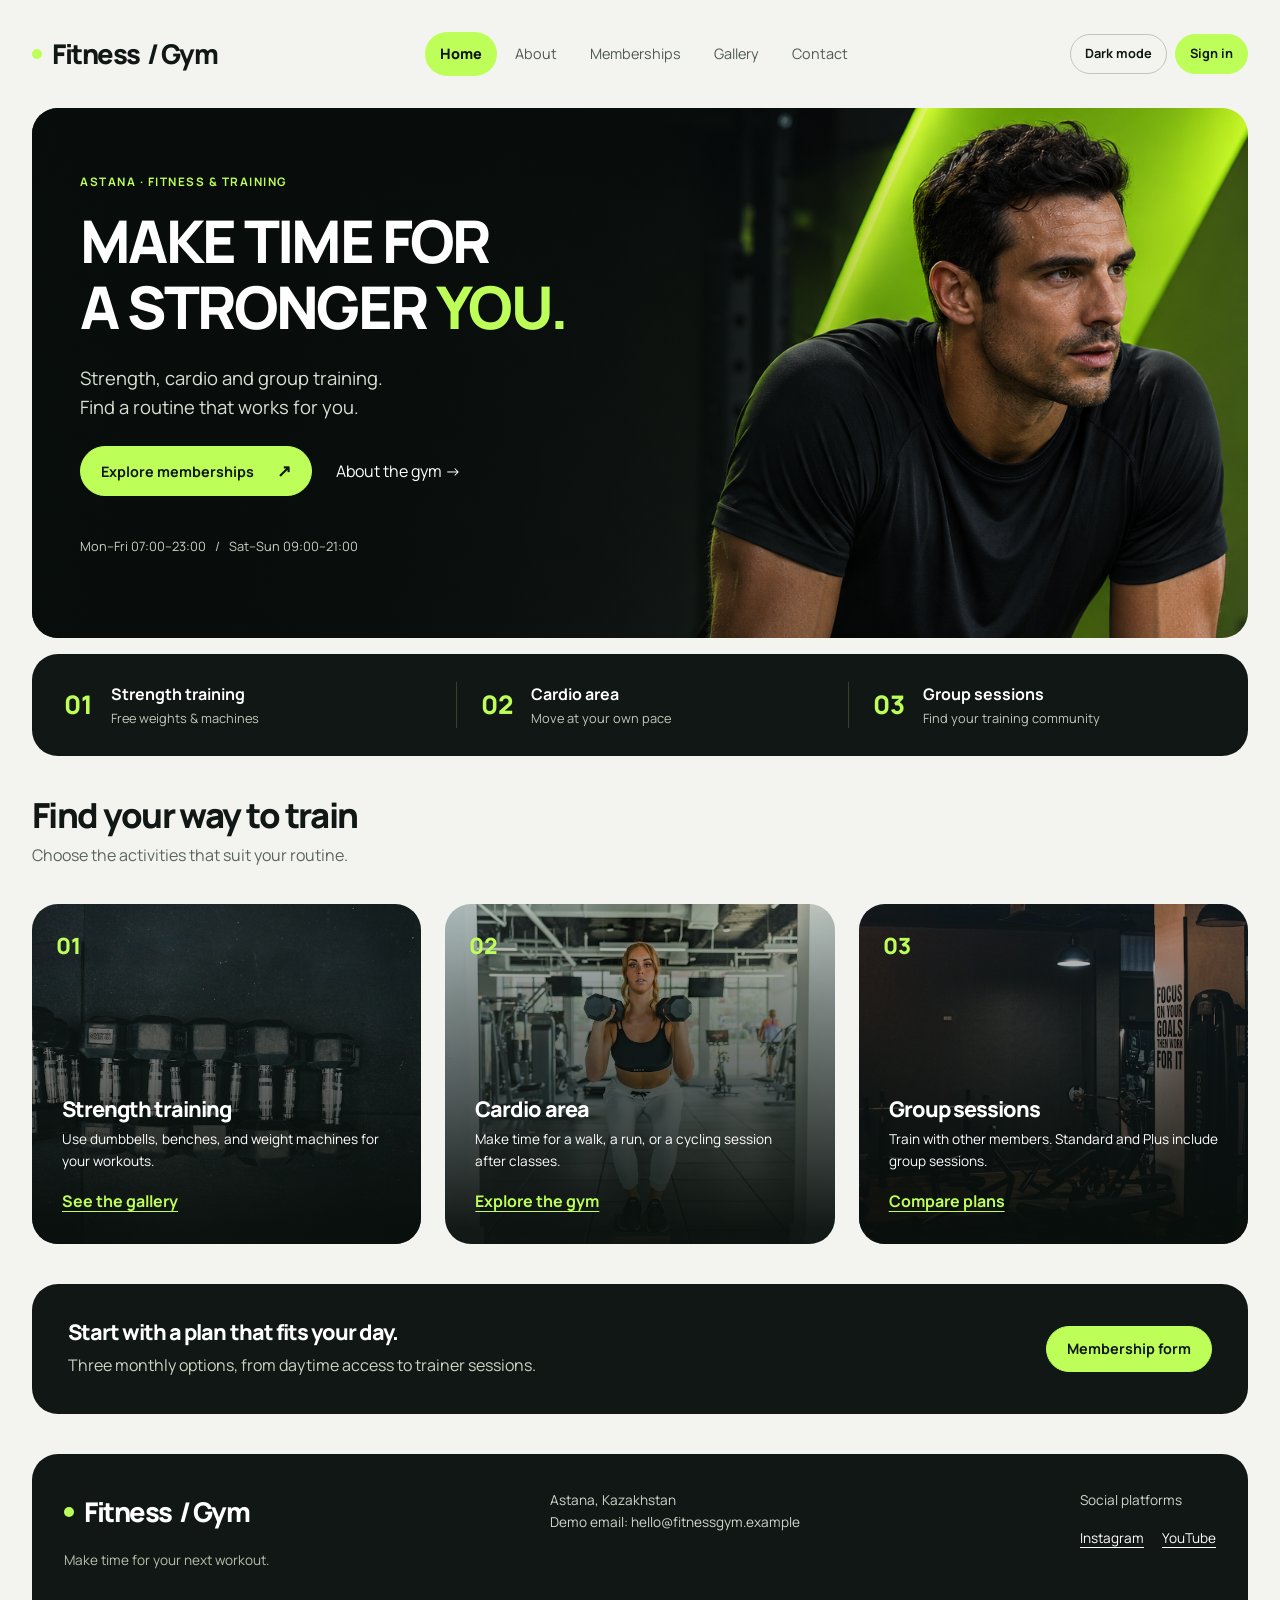
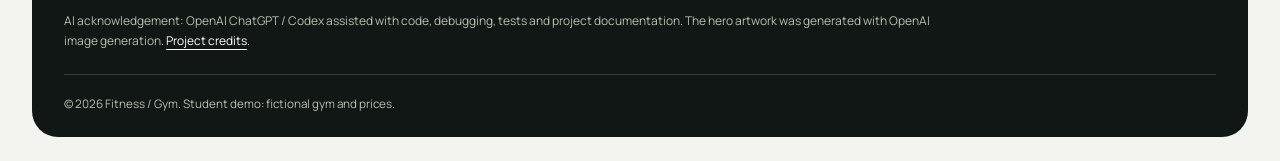
<file: index.html>
<!DOCTYPE html>
<html lang="en">
<head>
    <meta charset="UTF-8">
    <meta name="viewport" content="width=device-width, initial-scale=1.0">
    <title>Home | Fitness / Gym</title>
    <link rel="stylesheet" href="css/bootstrap.min.css">
    <link rel="stylesheet" href="css/fonts.css">
    <script src="js/theme.js"></script>
    <link rel="stylesheet" href="css/style.css">
    <link rel="stylesheet" href="css/final.css">
</head>
<body class="page-index">
    <a class="skip-link" href="#main-content">Skip to content</a>
    <header class="site-header">
        <div class="container header-content">
            <a href="index.html" class="logo">Fitness <span>/ Gym</span></a>

            <nav class="nav-links" aria-label="Main navigation">
                <a href="index.html" class="active" aria-current="page">Home</a>
                <a href="about.html">About</a>
                <a href="memberships.html">Memberships</a>
                <a href="gallery.html">Gallery</a>
                <a href="contact.html">Contact</a>
            </nav>
            <div class="header-tools">
                <button type="button" id="theme-toggle" class="btn btn-outline-dark" aria-pressed="false">Dark mode</button>
                <button type="button" id="sign-in-open" class="btn gym-button">Sign in</button>
                <div id="member-controls" class="member-controls" hidden>
                    <span id="member-name"></span>
                    <button type="button" id="sign-out" class="btn btn-outline-dark">Sign out</button>
                </div>
            </div>
        </div>
        <p id="theme-status" class="container header-notice" role="status"></p>
        <p id="account-status" class="container header-notice" role="status"></p>
    </header>

    <main id="main-content">
        <div class="container member-welcome" data-member-welcome hidden>
            <p>Welcome, <strong data-member-name></strong>. Ready for your next session?</p>
            <a href="memberships.html#exercise-catalog">Explore exercises →</a>
        </div>
        <section class="hero">
            <div class="container">
                <div class="hero-banner">
                    <p class="eyebrow">Astana · Fitness &amp; training</p>
                    <h1 id="home-title">Make time for<br>a stronger <span>you.</span></h1>
                    <p class="intro">Strength, cardio and group training.<br>Find a routine that works for you.</p>
                    <div class="hero-actions">
                        <a href="memberships.html" class="btn gym-button">Explore memberships <span aria-hidden="true">↗</span></a>
                        <a href="about.html" class="hero-secondary">About the gym <span aria-hidden="true">→</span></a>
                    </div>
                    <p class="hero-hours">Mon–Fri 07:00–23:00 &nbsp; / &nbsp; Sat–Sun 09:00–21:00</p>
                </div>
                <div class="benefit-strip">
                    <div><span>01</span><p><strong>Strength training</strong>Free weights &amp; machines</p></div>
                    <div><span>02</span><p><strong>Cardio area</strong>Move at your own pace</p></div>
                    <div><span>03</span><p><strong>Group sessions</strong>Find your training community</p></div>
                </div>
            </div>
        </section>

        <section class="section section-white">
            <div class="container">
                <div class="page-heading">
                    <h2>Find your way to train</h2>
                    <p class="muted">
                        Choose the activities that suit your routine.
                    </p>
                </div>

                <div class="row">
                    <div class="col-md-6 col-lg-4 mb-3">
                        <div class="card info-card activity-card">
                            <span class="card-number">01</span>
                            <h3>Strength training</h3>
                            <p>
                                Use dumbbells, benches, and weight machines
                                for your workouts.
                            </p>
                            <a href="gallery.html">See the gallery</a>
                        </div>
                    </div>

                    <div class="col-md-6 col-lg-4 mb-3">
                        <div class="card info-card activity-card">
                            <span class="card-number">02</span>
                            <h3>Cardio area</h3>
                            <p>
                                Make time for a walk, a run, or a cycling
                                session after classes.
                            </p>
                            <a href="about.html">Explore the gym</a>
                        </div>
                    </div>

                    <div class="col-md-6 col-lg-4 mb-3">
                        <div class="card info-card activity-card">
                            <span class="card-number">03</span>
                            <h3>Group sessions</h3>
                            <p>
                                Train with other members. Standard and Plus
                                include group sessions.
                            </p>
                            <a href="memberships.html">Compare plans</a>
                        </div>
                    </div>
                </div>

                <div class="visit-strip">
                    <div>
                        <h3>Start with a plan that fits your day.</h3>
                        <p>
                            Three monthly options, from daytime access
                            to trainer sessions.
                        </p>
                    </div>

                    <a href="contact.html" class="btn btn-primary gym-button">
                        Membership form
                    </a>
                </div>
            </div>
        </section>
    </main>

    <footer class="site-footer">
        <div class="container">
            <div class="footer-content">
                <div>
                    <a href="index.html" class="logo">
                        Fitness <span>/ Gym</span>
                    </a>
                    <p class="muted mt-3">
                        Make time for your next workout.
                    </p>
                </div>

                <div>
                    <p>
                        Astana, Kazakhstan<br>
                        Demo email: hello@fitnessgym.example
                    </p>
                </div>

                <div>
                    <p>Social platforms</p>
                    <div class="social-links">
                        <a href="https://www.instagram.com/">Instagram</a>
                        <a href="https://www.youtube.com/">YouTube</a>
                    </div>
                </div>
            </div>
            <p class="ai-credit">AI acknowledgement: OpenAI ChatGPT / Codex assisted with code, debugging, tests and project documentation. The hero artwork was generated with OpenAI image generation. <a href="README.md">Project credits</a>.</p>
            <p class="copyright">© 2026 Fitness / Gym. Student demo: fictional gym and prices.</p>
        </div>
    </footer>
    <script src="js/jquery-3.7.1.min.js"></script>
<script src="js/script.js"></script>
    <dialog id="sign-in-dialog" class="account-dialog" aria-labelledby="sign-in-title" aria-describedby="sign-in-description">
        <div class="dialog-heading">
            <h2 id="sign-in-title">Welcome back</h2>
            <button type="button" id="sign-in-close" class="btn btn-outline-dark" aria-label="Close sign-in">Close</button>
        </div>
        <p id="sign-in-description" class="form-note">Demo sign-in: use a sample email and password. Only your display name and sign-in status are saved in this browser. This does not create or verify a real account.</p>
        <form id="sign-in-form" novalidate>
            <div class="mb-3">
                <label for="login-name" class="form-label">Display name</label>
                <input id="login-name" class="form-control" autocomplete="nickname" minlength="2" maxlength="60" required aria-describedby="login-name-error">
                <small id="login-name-error" class="login-error" aria-live="polite"></small>
            </div>
            <div class="mb-3">
                <label for="login-email" class="form-label">Sample email</label>
                <input id="login-email" type="email" class="form-control" autocomplete="username" maxlength="254" placeholder="member@example.com" required aria-describedby="login-email-error">
                <small id="login-email-error" class="login-error" aria-live="polite"></small>
            </div>
            <div class="mb-3">
                <label for="login-password" class="form-label">Sample password</label>
                <input id="login-password" type="password" class="form-control" autocomplete="current-password" minlength="8" required aria-describedby="login-password-error">
                <small id="login-password-error" class="login-error" aria-live="polite"></small>
            </div>
            <p id="sign-in-status" role="status"></p>
            <button type="submit" class="btn gym-button">Sign in to demo</button>
        </form>
    </dialog>
    <script src="js/auth.js"></script>
</body>
</html>
</file>
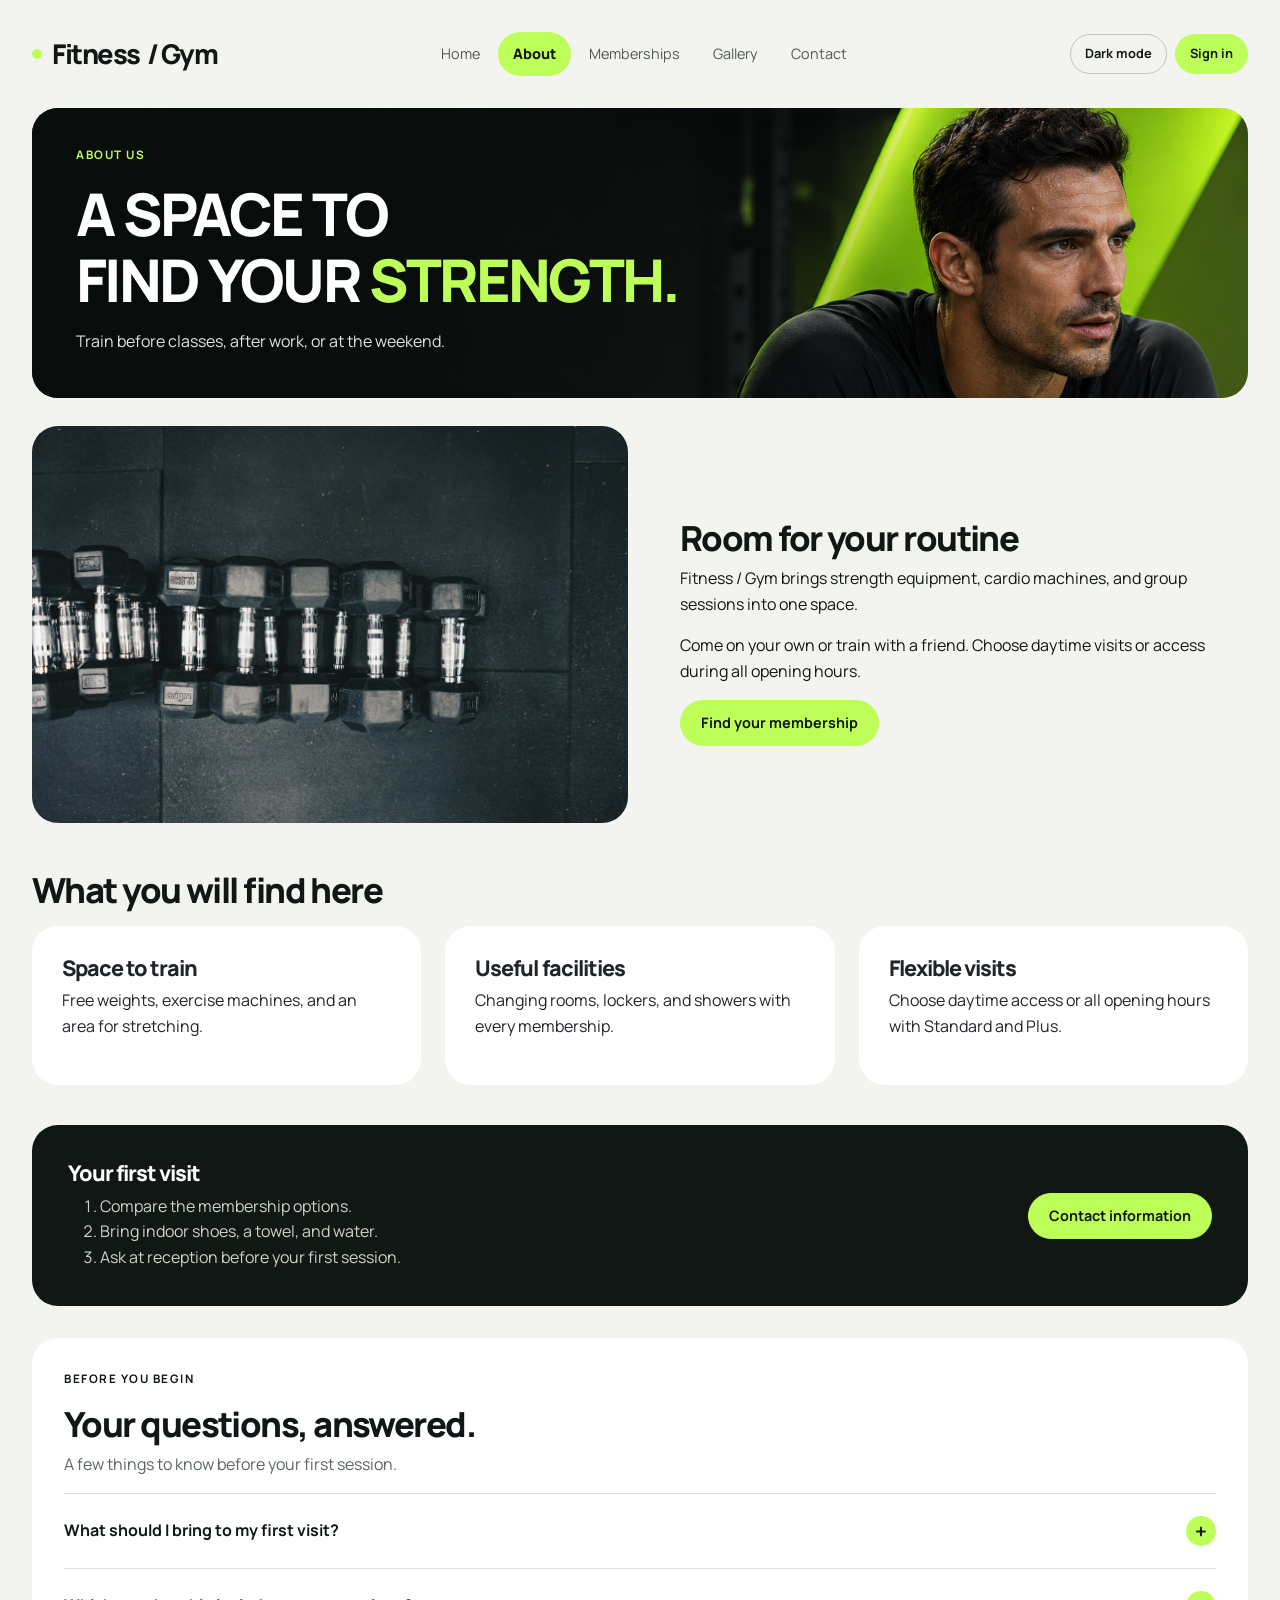
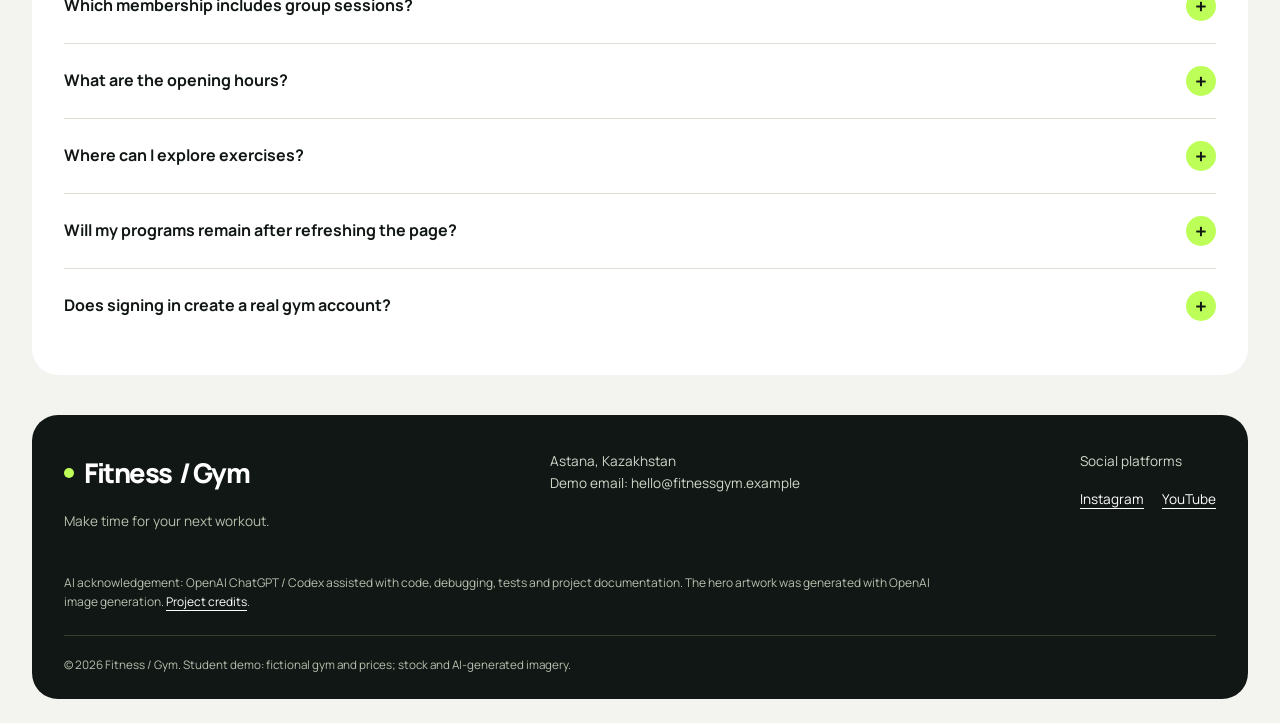
<file: about.html>
<!DOCTYPE html>
<html lang="en">
<head>
    <meta charset="UTF-8">
    <meta name="viewport" content="width=device-width, initial-scale=1.0">
    <title>About | Fitness / Gym</title>
    <link rel="stylesheet" href="css/bootstrap.min.css">
    <link rel="stylesheet" href="css/fonts.css">
    <script src="js/theme.js"></script>
    <link rel="stylesheet" href="css/style.css">
    <link rel="stylesheet" href="css/final.css">
    
</head>
<body class="page-about">
    <a class="skip-link" href="#main-content">Skip to content</a>
    <header class="site-header">
        <div class="container header-content">
            <a href="index.html" class="logo">Fitness <span>/ Gym</span></a>

            <nav class="nav-links" aria-label="Main navigation">
                <a href="index.html">Home</a>
                <a href="about.html" class="active" aria-current="page">About</a>
                <a href="memberships.html">Memberships</a>
                <a href="gallery.html">Gallery</a>
                <a href="contact.html">Contact</a>
            </nav>
            <div class="header-tools">
                <button type="button" id="theme-toggle" class="btn btn-outline-dark" aria-pressed="false">Dark mode</button>
                <button type="button" id="sign-in-open" class="btn gym-button">Sign in</button>
                <div id="member-controls" class="member-controls" hidden>
                    <span id="member-name"></span>
                    <button type="button" id="sign-out" class="btn btn-outline-dark">Sign out</button>
                </div>
            </div>
        </div>
        <p id="theme-status" class="container header-notice" role="status"></p>
        <p id="account-status" class="container header-notice" role="status"></p>
    </header>

    <main id="main-content">
        <div class="container member-welcome" data-member-welcome hidden>
            <p>Welcome, <strong data-member-name></strong>. Ready for your next session?</p>
            <a href="memberships.html#exercise-catalog">Explore exercises →</a>
        </div>
        <section class="section">
            <div class="container">
                <div class="page-heading">
                    <p class="eyebrow">About us</p>
                    <h1>A space to<br>find your <span>strength.</span></h1>
                    <p class="muted">
                        Train before classes, after work, or at the weekend.
                    </p>
                </div>

                <div class="row align-items-center">
                    <div class="col-lg-6 mb-3">
                        <img
                            src="images/stock-6.jpg"
                            class="content-photo"
                            alt="A row of black dumbbells">
                    </div>

                    <div class="col-lg-6">
                        <h2>Room for your routine</h2>

                        <p>
                            Fitness / Gym brings strength equipment,
                            cardio machines, and group sessions into one space.
                        </p>

                        <p>
                            Come on your own or train with a friend.
                            Choose daytime visits or access during
                            all opening hours.
                        </p>

                        <a href="memberships.html" class="btn btn-primary gym-button">
                            Find your membership
                        </a>
                    </div>
                </div>
            </div>
        </section>

        <section class="section section-white">
            <div class="container">
                <h2 class="mb-3">What you will find here</h2>

                <div class="row">
                    <div class="col-md-6 col-lg-4 mb-3">
                        <div class="card info-card">
                            <h3>Space to train</h3>
                            <p>
                                Free weights, exercise machines,
                                and an area for stretching.
                            </p>
                        </div>
                    </div>

                    <div class="col-md-6 col-lg-4 mb-3">
                        <div class="card info-card">
                            <h3>Useful facilities</h3>
                            <p>
                                Changing rooms, lockers, and showers
                                with every membership.
                            </p>
                        </div>
                    </div>

                    <div class="col-md-6 col-lg-4 mb-3">
                        <div class="card info-card">
                            <h3>Flexible visits</h3>
                            <p>
                                Choose daytime access or all opening hours
                                with Standard and Plus.
                            </p>
                        </div>
                    </div>
                </div>

                <div class="visit-strip">
                    <div>
                        <h3>Your first visit</h3>
                        <ol>
                            <li>Compare the membership options.</li>
                            <li>Bring indoor shoes, a towel, and water.</li>
                            <li>Ask at reception before your first session.</li>
                        </ol>
                    </div>

                    <a href="contact.html" class="btn btn-primary gym-button">
                        Contact information
                    </a>
                </div>
            </div>
        </section>
        <section id="faq" class="section" aria-labelledby="faq-title">
            <div class="container faq-panel">
                <p class="eyebrow">Before you begin</p>
                <h2 id="faq-title">Your questions, answered.</h2>
                <p class="muted">A few things to know before your first session.</p>
                <div class="faq-item">
                    <h3><button type="button" class="faq-question" id="faq-question-1" aria-expanded="false" aria-controls="faq-answer-1">What should I bring to my first visit?<span class="faq-indicator" aria-hidden="true">+</span></button></h3>
                    <div id="faq-answer-1" class="faq-answer" role="region" aria-labelledby="faq-question-1"><p>Bring indoor sports shoes, comfortable training clothes, a towel and water. Ask reception for an introduction to the equipment.</p></div>
                </div>
                <div class="faq-item">
                    <h3><button type="button" class="faq-question" id="faq-question-2" aria-expanded="false" aria-controls="faq-answer-2">Which membership includes group sessions?<span class="faq-indicator" aria-hidden="true">+</span></button></h3>
                    <div id="faq-answer-2" class="faq-answer" role="region" aria-labelledby="faq-question-2"><p>The Standard and Plus plans include group sessions. Compare all benefits and demo prices on the Memberships page.</p></div>
                </div>
                <div class="faq-item">
                    <h3><button type="button" class="faq-question" id="faq-question-3" aria-expanded="false" aria-controls="faq-answer-3">What are the opening hours?<span class="faq-indicator" aria-hidden="true">+</span></button></h3>
                    <div id="faq-answer-3" class="faq-answer" role="region" aria-labelledby="faq-question-3"><p>Our demo gym is open Monday to Friday from 07:00 to 23:00 and Saturday to Sunday from 09:00 to 21:00.</p></div>
                </div>
                <div class="faq-item">
                    <h3><button type="button" class="faq-question" id="faq-question-4" aria-expanded="false" aria-controls="faq-answer-4">Where can I explore exercises?<span class="faq-indicator" aria-hidden="true">+</span></button></h3>
                    <div id="faq-answer-4" class="faq-answer" role="region" aria-labelledby="faq-question-4"><p>Open Memberships and select Exercise catalog. Search the loaded exercise names and filter them by body area. Use Load more to expand your search.</p></div>
                </div>
                <div class="faq-item">
                    <h3><button type="button" class="faq-question" id="faq-question-5" aria-expanded="false" aria-controls="faq-answer-5">Will my programs remain after refreshing the page?<span class="faq-indicator" aria-hidden="true">+</span></button></h3>
                    <div id="faq-answer-5" class="faq-answer" role="region" aria-labelledby="faq-question-5"><p>Yes. Added and edited programs are saved in this browser. They remain after a refresh, but are not shared with another browser or device.</p></div>
                </div>
                <div class="faq-item">
                    <h3><button type="button" class="faq-question" id="faq-question-6" aria-expanded="false" aria-controls="faq-answer-6">Does signing in create a real gym account?<span class="faq-indicator" aria-hidden="true">+</span></button></h3>
                    <div id="faq-answer-6" class="faq-answer" role="region" aria-labelledby="faq-question-6"><p>No. This student demo saves only a display name and sign-in status locally. It does not verify credentials, charge payments or create a real account.</p></div>
                </div>
            </div>
        </section>
    </main>

    <footer class="site-footer">
        <div class="container">
            <div class="footer-content">
                <div>
                    <a href="index.html" class="logo">
                        Fitness <span>/ Gym</span>
                    </a>
                    <p class="muted mt-3">
                        Make time for your next workout.
                    </p>
                </div>

                <div>
                    <p>
                        Astana, Kazakhstan<br>
                        Demo email: hello@fitnessgym.example
                    </p>
                </div>

                <div>
                    <p>Social platforms</p>
                    <div class="social-links">
                        <a href="https://www.instagram.com/">Instagram</a>
                        <a href="https://www.youtube.com/">YouTube</a>
                    </div>
                </div>
            </div>

            <p class="ai-credit">AI acknowledgement: OpenAI ChatGPT / Codex assisted with code, debugging, tests and project documentation. The hero artwork was generated with OpenAI image generation. <a href="README.md">Project credits</a>.</p>
            <p class="copyright">
                &copy; 2026 Fitness / Gym.
                Student demo: fictional gym and prices; stock and AI-generated imagery.
            </p>
        </div>
    </footer>
    <script src="js/jquery-3.7.1.min.js"></script>
    <script src="js/script.js"></script>
    <dialog id="sign-in-dialog" class="account-dialog" aria-labelledby="sign-in-title" aria-describedby="sign-in-description">
        <div class="dialog-heading">
            <h2 id="sign-in-title">Welcome back</h2>
            <button type="button" id="sign-in-close" class="btn btn-outline-dark" aria-label="Close sign-in">Close</button>
        </div>
        <p id="sign-in-description" class="form-note">Demo sign-in: use a sample email and password. Only your display name and sign-in status are saved in this browser. This does not create or verify a real account.</p>
        <form id="sign-in-form" novalidate>
            <div class="mb-3">
                <label for="login-name" class="form-label">Display name</label>
                <input id="login-name" class="form-control" autocomplete="nickname" minlength="2" maxlength="60" required aria-describedby="login-name-error">
                <small id="login-name-error" class="login-error" aria-live="polite"></small>
            </div>
            <div class="mb-3">
                <label for="login-email" class="form-label">Sample email</label>
                <input id="login-email" type="email" class="form-control" autocomplete="username" maxlength="254" placeholder="member@example.com" required aria-describedby="login-email-error">
                <small id="login-email-error" class="login-error" aria-live="polite"></small>
            </div>
            <div class="mb-3">
                <label for="login-password" class="form-label">Sample password</label>
                <input id="login-password" type="password" class="form-control" autocomplete="current-password" minlength="8" required aria-describedby="login-password-error">
                <small id="login-password-error" class="login-error" aria-live="polite"></small>
            </div>
            <p id="sign-in-status" role="status"></p>
            <button type="submit" class="btn gym-button">Sign in to demo</button>
        </form>
    </dialog>
    <script src="js/auth.js"></script>
    <script src="js/faq.js"></script>
</body>
</html>
</file>
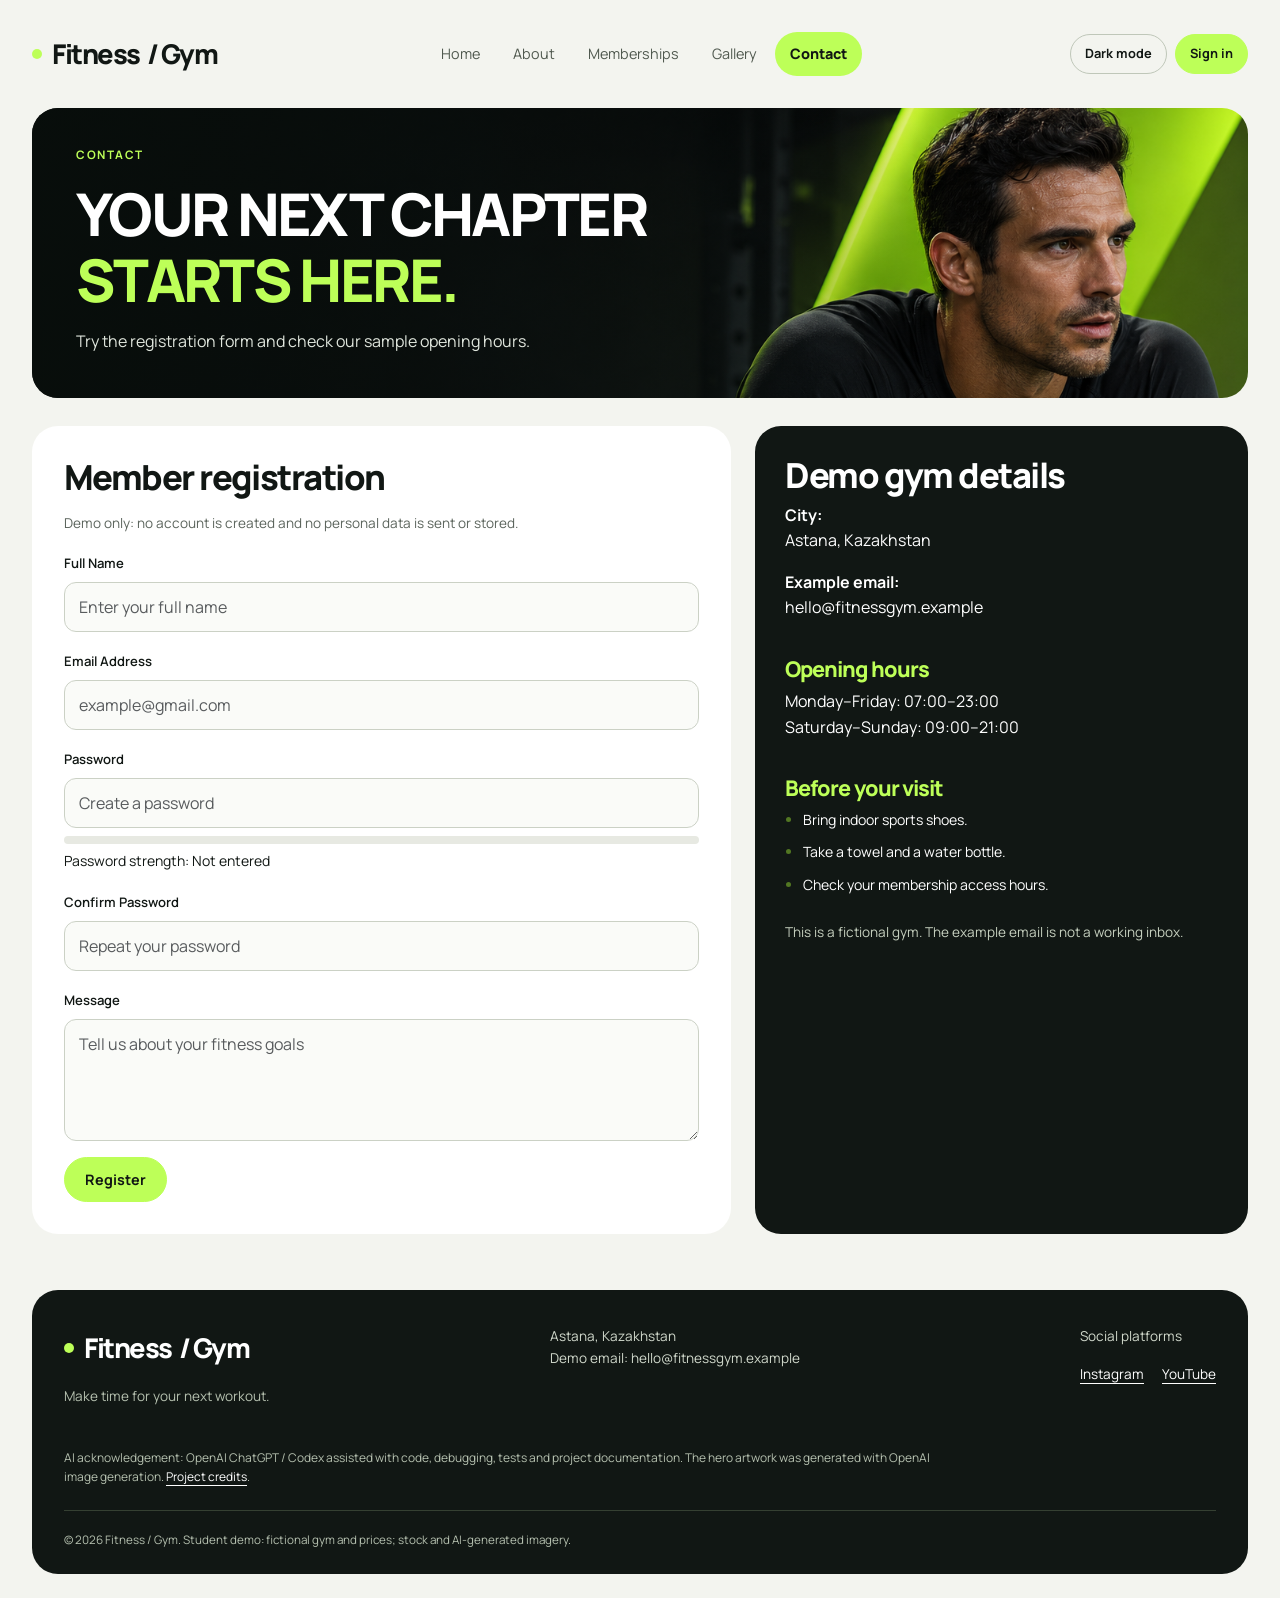
<file: contact.html>
<!DOCTYPE html>
<html lang="en">
<head>
    <meta charset="UTF-8">
    <meta name="viewport" content="width=device-width, initial-scale=1.0">
    <title>Contact | Fitness / Gym</title>
    <link rel="stylesheet" href="css/bootstrap.min.css">
    <link rel="stylesheet" href="css/fonts.css">
    <script src="js/theme.js"></script>
    <link rel="stylesheet" href="css/style.css">
    <link rel="stylesheet" href="css/final.css">
</head>
<body class="page-contact">
    <a class="skip-link" href="#main-content">Skip to content</a>
    <header class="site-header">
        <div class="container header-content">
            <a href="index.html" class="logo">Fitness <span>/ Gym</span></a>

            <nav class="nav-links" aria-label="Main navigation">
                <a href="index.html">Home</a>
                <a href="about.html">About</a>
                <a href="memberships.html">Memberships</a>
                <a href="gallery.html">Gallery</a>
                <a href="contact.html" class="active" aria-current="page">Contact</a>
            </nav>
            <div class="header-tools">
                <button type="button" id="theme-toggle" class="btn btn-outline-dark" aria-pressed="false">Dark mode</button>
                <button type="button" id="sign-in-open" class="btn gym-button">Sign in</button>
                <div id="member-controls" class="member-controls" hidden>
                    <span id="member-name"></span>
                    <button type="button" id="sign-out" class="btn btn-outline-dark">Sign out</button>
                </div>
            </div>
        </div>
        <p id="theme-status" class="container header-notice" role="status"></p>
        <p id="account-status" class="container header-notice" role="status"></p>
    </header>

    <main id="main-content">
        <div class="container member-welcome" data-member-welcome hidden>
            <p>Welcome, <strong data-member-name></strong>. Ready for your next session?</p>
            <a href="memberships.html#exercise-catalog">Explore exercises →</a>
        </div>
        <section class="section">
            <div class="container">
                <div class="page-heading">
                    <p class="eyebrow">Contact</p>
                    <h1>Your next chapter<br><span>starts here.</span></h1>
                    <p class="muted">
                        Try the registration form and check
                        our sample opening hours.
                    </p>
                </div>

                <div class="row">
                    <div class="col-lg-7 mb-3">
                        <form id="registration-form" class="contact-form" novalidate>
                            <h2 class="mb-3">Member registration</h2>
                            <p class="form-note">Demo only: no account is created and no personal data is sent or stored.</p>

                            <div class="mb-3">
                                <label for="full-name" class="form-label">
                                    Full Name
                                </label>

                                <input type="text"
                                       id="full-name"
                                       autocomplete="name" maxlength="60" aria-describedby="name-feedback"
                                       class="form-control"
                                       placeholder="Enter your full name"
                                       required>

                                <small class="field-feedback" aria-live="polite" id="name-feedback"></small>
                            </div>

                            <div class="mb-3">
                                <label for="email" class="form-label">
                                    Email Address
                                </label>

                                <input type="email"
                                       id="email"
                                       autocomplete="email" maxlength="254" aria-describedby="email-feedback"
                                       class="form-control"
                                       placeholder="example@gmail.com"
                                       required>

                                <small class="field-feedback" aria-live="polite" id="email-feedback"></small>
                            </div>

                            <div class="mb-3">
                                <label for="password" class="form-label">
                                    Password
                                </label>

                                <input type="password"
                                       id="password"
                                       autocomplete="new-password" minlength="8" aria-describedby="strength-text password-feedback"
                                       class="form-control"
                                       placeholder="Create a password"
                                       required>

                                <div class="password-strength mt-2" role="progressbar" aria-label="Password strength" aria-valuemin="0" aria-valuemax="3" aria-valuenow="0" aria-valuetext="Not entered">
                                    <div id="strength-bar"></div>
                                </div>

                                <small id="strength-text" aria-live="polite">Password strength: Not entered</small>

                                <small class="field-feedback" aria-live="polite" id="password-feedback"></small>
                            </div>

                            <div class="mb-3">
                                <label for="confirm-password" class="form-label">
                                    Confirm Password
                                </label>

                                <input type="password"
                                       id="confirm-password"
                                       autocomplete="new-password" aria-describedby="confirm-feedback"
                                       class="form-control"
                                       placeholder="Repeat your password"
                                       required>

                                <small class="field-feedback" aria-live="polite" id="confirm-feedback"></small>
                            </div>

                            <div class="mb-3">
                                <label for="message" class="form-label">
                                    Message
                                </label>

                                <textarea id="message"
                                       minlength="5" maxlength="1000" aria-describedby="message-feedback"
                                          class="form-control"
                                          rows="4"
                                          placeholder="Tell us about your fitness goals"
                                          required></textarea>

                                <small class="field-feedback" aria-live="polite" id="message-feedback"></small>
                            </div>

                            <div id="registration-result" aria-live="polite"></div>

                            <button type="submit" class="btn btn-primary gym-button">
                                Register
                            </button>

                        </form>
                    </div>

                    <div class="col-lg-5 mb-3">
                        <div class="card info-card contact-details">
                            <h2>Demo gym details</h2>

                            <p>
                                <b>City:</b><br>
                                Astana, Kazakhstan
                            </p>

                            <p>
                                <b>Example email:</b><br>
                                hello@fitnessgym.example
                            </p>

                            <h3>Opening hours</h3>

                            <p>
                                Monday–Friday: 07:00–23:00<br>
                                Saturday–Sunday: 09:00–21:00
                            </p>

                            <h3>Before your visit</h3>

                            <ul class="feature-list">
                                <li>Bring indoor sports shoes.</li>
                                <li>Take a towel and a water bottle.</li>
                                <li>Check your membership access hours.</li>
                            </ul>

                            <p class="form-note">
                                This is a fictional gym.
                                The example email is not a working inbox.
                            </p>
                        </div>
                    </div>
                </div>
            </div>
        </section>
    </main>


    <footer class="site-footer">
        <div class="container">
            <div class="footer-content">
                <div>
                    <a href="index.html" class="logo">
                        Fitness <span>/ Gym</span>
                    </a>
                    <p class="muted mt-3">
                        Make time for your next workout.
                    </p>
                </div>

                <div>
                    <p>
                        Astana, Kazakhstan<br>
                        Demo email: hello@fitnessgym.example
                    </p>
                </div>

                <div>
                    <p>Social platforms</p>
                    <div class="social-links">
                        <a href="https://www.instagram.com/">Instagram</a>
                        <a href="https://www.youtube.com/">YouTube</a>
                    </div>
                </div>
            </div>

            <p class="ai-credit">AI acknowledgement: OpenAI ChatGPT / Codex assisted with code, debugging, tests and project documentation. The hero artwork was generated with OpenAI image generation. <a href="README.md">Project credits</a>.</p>
            <p class="copyright">
                &copy; 2026 Fitness / Gym.
                Student demo: fictional gym and prices; stock and AI-generated imagery.
            </p>
        </div>
    </footer>
    <script src="js/jquery-3.7.1.min.js"></script>
    <script src="js/script.js"></script>
    <dialog id="sign-in-dialog" class="account-dialog" aria-labelledby="sign-in-title" aria-describedby="sign-in-description">
        <div class="dialog-heading">
            <h2 id="sign-in-title">Welcome back</h2>
            <button type="button" id="sign-in-close" class="btn btn-outline-dark" aria-label="Close sign-in">Close</button>
        </div>
        <p id="sign-in-description" class="form-note">Demo sign-in: use a sample email and password. Only your display name and sign-in status are saved in this browser. This does not create or verify a real account.</p>
        <form id="sign-in-form" novalidate>
            <div class="mb-3">
                <label for="login-name" class="form-label">Display name</label>
                <input id="login-name" class="form-control" autocomplete="nickname" minlength="2" maxlength="60" required aria-describedby="login-name-error">
                <small id="login-name-error" class="login-error" aria-live="polite"></small>
            </div>
            <div class="mb-3">
                <label for="login-email" class="form-label">Sample email</label>
                <input id="login-email" type="email" class="form-control" autocomplete="username" maxlength="254" placeholder="member@example.com" required aria-describedby="login-email-error">
                <small id="login-email-error" class="login-error" aria-live="polite"></small>
            </div>
            <div class="mb-3">
                <label for="login-password" class="form-label">Sample password</label>
                <input id="login-password" type="password" class="form-control" autocomplete="current-password" minlength="8" required aria-describedby="login-password-error">
                <small id="login-password-error" class="login-error" aria-live="polite"></small>
            </div>
            <p id="sign-in-status" role="status"></p>
            <button type="submit" class="btn gym-button">Sign in to demo</button>
        </form>
    </dialog>
    <script src="js/auth.js"></script>
</body>
</html>
</file>
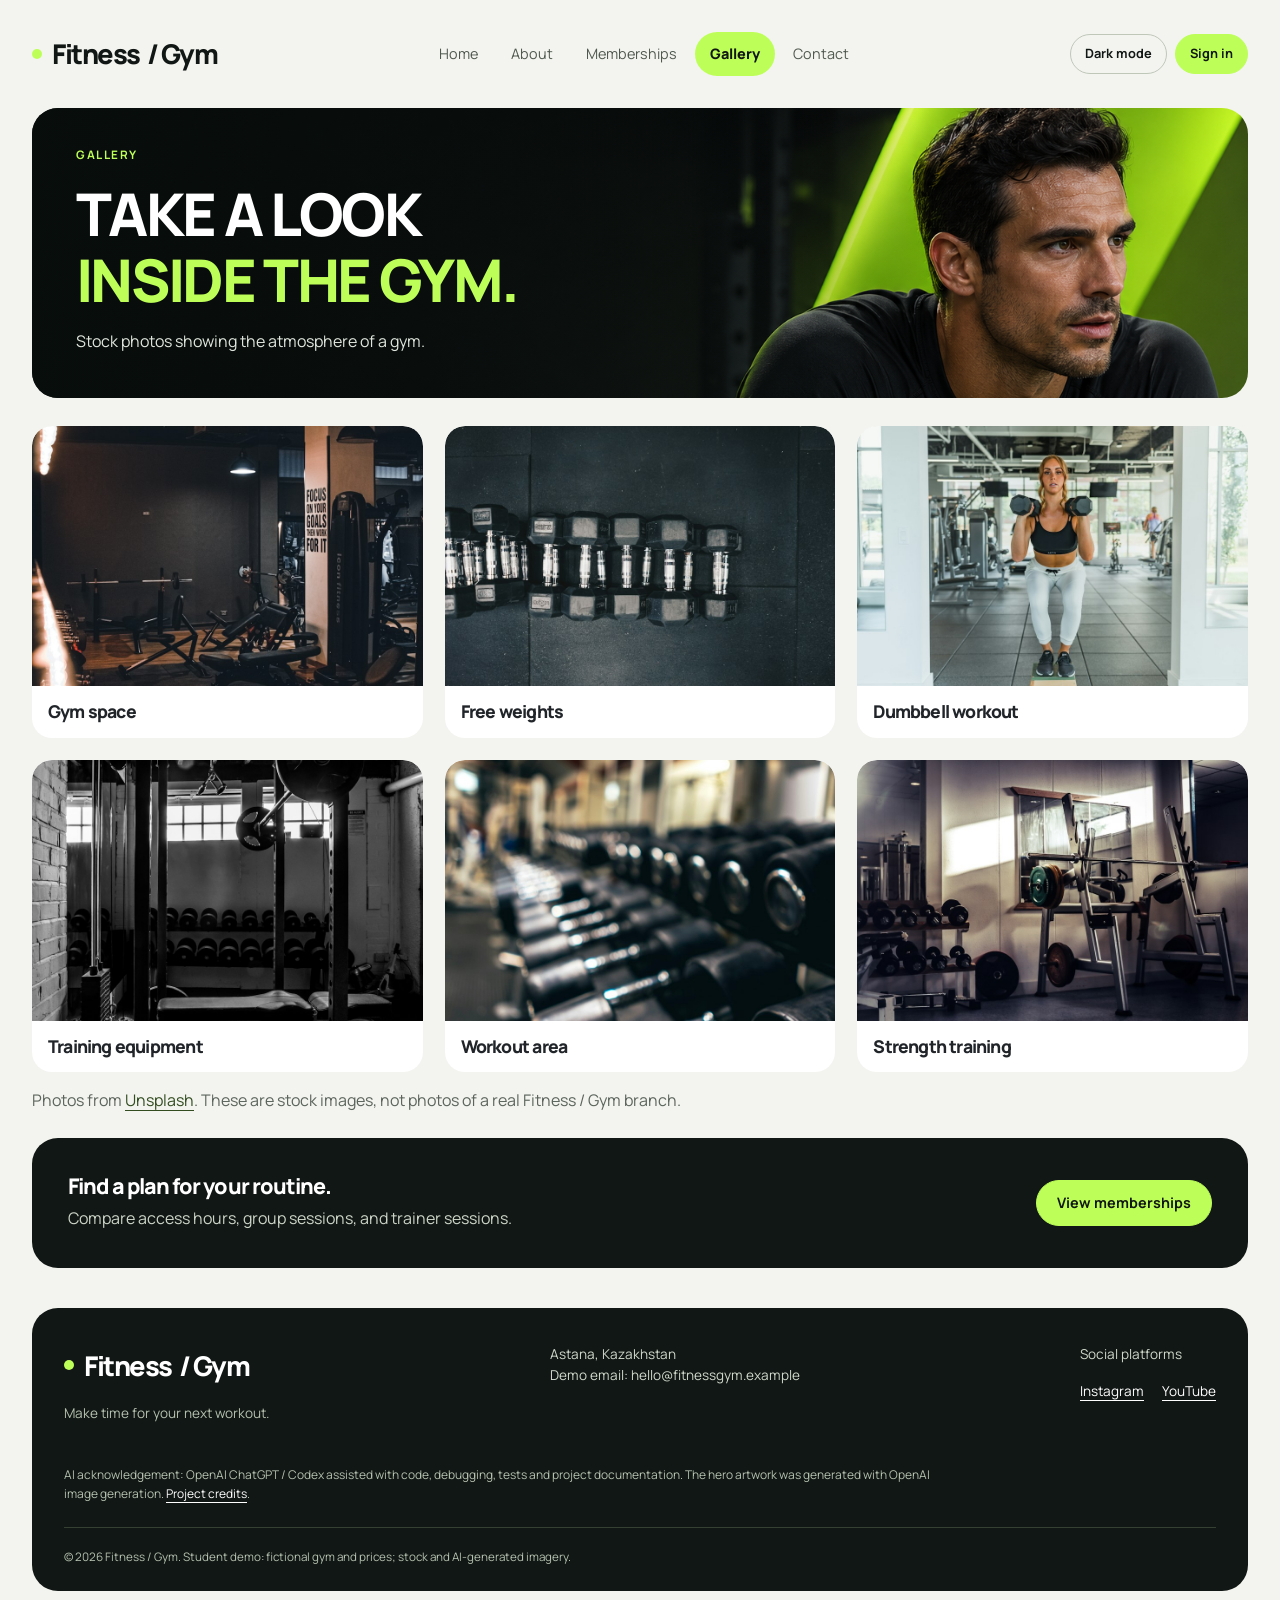
<file: gallery.html>
<!DOCTYPE html>
<html lang="en">
<head>
    <meta charset="UTF-8">
    <meta name="viewport" content="width=device-width, initial-scale=1.0">
    <title>Gallery | Fitness / Gym</title>
    <link rel="stylesheet" href="css/bootstrap.min.css">
    <link rel="stylesheet" href="css/fonts.css">
    <script src="js/theme.js"></script>
    <link rel="stylesheet" href="css/style.css">
    <link rel="stylesheet" href="css/final.css">
</head>
<body class="page-gallery">
    <a class="skip-link" href="#main-content">Skip to content</a>
    <header class="site-header">
        <div class="container header-content">
            <a href="index.html" class="logo">Fitness <span>/ Gym</span></a>

            <nav class="nav-links" aria-label="Main navigation">
                <a href="index.html">Home</a>
                <a href="about.html">About</a>
                <a href="memberships.html">Memberships</a>
                <a href="gallery.html" class="active" aria-current="page">Gallery</a>
                <a href="contact.html">Contact</a>
            </nav>
            <div class="header-tools">
                <button type="button" id="theme-toggle" class="btn btn-outline-dark" aria-pressed="false">Dark mode</button>
                <button type="button" id="sign-in-open" class="btn gym-button">Sign in</button>
                <div id="member-controls" class="member-controls" hidden>
                    <span id="member-name"></span>
                    <button type="button" id="sign-out" class="btn btn-outline-dark">Sign out</button>
                </div>
            </div>
        </div>
        <p id="theme-status" class="container header-notice" role="status"></p>
        <p id="account-status" class="container header-notice" role="status"></p>
    </header>

    <main id="main-content">
        <div class="container member-welcome" data-member-welcome hidden>
            <p>Welcome, <strong data-member-name></strong>. Ready for your next session?</p>
            <a href="memberships.html#exercise-catalog">Explore exercises →</a>
        </div>
        <section class="section">
            <div class="container">
                <div class="page-heading">
                    <p class="eyebrow">Gallery</p>
                    <h1>Take a look<br><span>inside the gym.</span></h1>
                    <p class="muted">
                        Stock photos showing the atmosphere of a gym.
                    </p>
                </div>

                <div class="gallery-grid">
                    <div class="card">
                        <button type="button" class="gallery-trigger" aria-label="Open Gym space" aria-haspopup="dialog" aria-controls="lightbox">
                            <img
                                src="images/stock-5.jpg"
                                class="card-img-top"
                                alt="Exercise machines inside a gym"
                                width="900" height="600"
                                loading="lazy">
                        </button>

                        <div class="card-body">
                            <h2 class="card-title">Gym space</h2>
                        </div>
                    </div>

                    <div class="card">
                        <button type="button" class="gallery-trigger" aria-label="Open Free weights" aria-haspopup="dialog" aria-controls="lightbox">
                            <img
                                src="images/stock-7.jpg"
                                class="card-img-top"
                                alt="Black dumbbells on a gym floor"
                                width="900" height="600"
                                loading="lazy">
                        </button>

                        <div class="card-body">
                            <h2 class="card-title">Free weights</h2>
                        </div>
                    </div>

                    <div class="card">
                        <button type="button" class="gallery-trigger" aria-label="Open Dumbbell workout" aria-haspopup="dialog" aria-controls="lightbox">
                            <img
                                src="images/stock-4.jpg"
                                class="card-img-top"
                                alt="A woman exercising with dumbbells"
                                width="900" height="600"
                                loading="lazy">
                        </button>

                        <div class="card-body">
                            <h2 class="card-title">Dumbbell workout</h2>
                        </div>
                    </div>

                    <div class="card">
                        <button type="button" class="gallery-trigger" aria-label="Open Training equipment" aria-haspopup="dialog" aria-controls="lightbox">
                            <img
                                src="images/stock-3.jpg"
                                class="card-img-top"
                                alt="Training equipment in a gym"
                                width="900" height="600"
                                loading="lazy">
                        </button>

                        <div class="card-body">
                            <h2 class="card-title">Training equipment</h2>
                        </div>
                    </div>

                    <div class="card">
                        <button type="button" class="gallery-trigger" aria-label="Open Workout area" aria-haspopup="dialog" aria-controls="lightbox">
                            <img
                                src="images/stock-2.jpg"
                                class="card-img-top"
                                alt="Exercise equipment on a gym floor"
                                width="900" height="600"
                                loading="lazy">
                        </button>

                        <div class="card-body">
                            <h2 class="card-title">Workout area</h2>
                        </div>
                    </div>

                    <div class="card">
                        <button type="button" class="gallery-trigger" aria-label="Open Strength training" aria-haspopup="dialog" aria-controls="lightbox">
                            <img
                                src="images/stock-1.jpg"
                                class="card-img-top"
                                alt="Strength training in a gym"
                                width="900" height="600"
                                loading="lazy">
                        </button>

                        <div class="card-body">
                            <h2 class="card-title">Strength training</h2>
                        </div>
                    </div>
                </div>

                <p class="muted mt-3">
                    Photos from <a href="https://unsplash.com/">Unsplash</a>.
                    These are stock images, not photos of a real
                    Fitness / Gym branch.
                </p>

                <div class="visit-strip">
                    <div>
                        <h3>Find a plan for your routine.</h3>
                        <p>
                            Compare access hours, group sessions,
                            and trainer sessions.
                        </p>
                    </div>

                    <a href="memberships.html" class="btn btn-primary gym-button">
                        View memberships
                    </a>
                </div>
            </div>
        </section>
    </main>

    <dialog id="lightbox" class="lightbox" aria-label="Image gallery" aria-describedby="lightbox-caption">
        <div class="lightbox-panel">
            <button type="button" id="lightbox-close" class="lightbox-close" aria-label="Close gallery" autofocus>&times;</button>
            <figure class="lightbox-figure">
                <img id="lightbox-image" alt="">
                <figcaption id="lightbox-caption" aria-live="polite"></figcaption>
            </figure>
            <div class="lightbox-controls">
                <button type="button" id="lightbox-prev" class="lightbox-arrow" aria-label="Previous image">&#10094; Previous</button>
                <span id="lightbox-count" aria-live="polite"></span>
                <button type="button" id="lightbox-next" class="lightbox-arrow" aria-label="Next image">Next &#10095;</button>
            </div>
            <p class="lightbox-hint">Use left/right arrow keys to browse. Press Escape to close.</p>
        </div>
    </dialog>

    <footer class="site-footer">
        <div class="container">
            <div class="footer-content">
                <div>
                    <a href="index.html" class="logo">
                        Fitness <span>/ Gym</span>
                    </a>
                    <p class="muted mt-3">
                        Make time for your next workout.
                    </p>
                </div>

                <div>
                    <p>
                        Astana, Kazakhstan<br>
                        Demo email: hello@fitnessgym.example
                    </p>
                </div>

                <div>
                    <p>Social platforms</p>
                    <div class="social-links">
                        <a href="https://www.instagram.com/">Instagram</a>
                        <a href="https://www.youtube.com/">YouTube</a>
                    </div>
                </div>
            </div>

            <p class="ai-credit">AI acknowledgement: OpenAI ChatGPT / Codex assisted with code, debugging, tests and project documentation. The hero artwork was generated with OpenAI image generation. <a href="README.md">Project credits</a>.</p>
            <p class="copyright">
                &copy; 2026 Fitness / Gym.
                Student demo: fictional gym and prices; stock and AI-generated imagery.
            </p>
        </div>
    </footer>
    <script src="js/jquery-3.7.1.min.js"></script>
    <script src="js/script.js"></script>
    <dialog id="sign-in-dialog" class="account-dialog" aria-labelledby="sign-in-title" aria-describedby="sign-in-description">
        <div class="dialog-heading">
            <h2 id="sign-in-title">Welcome back</h2>
            <button type="button" id="sign-in-close" class="btn btn-outline-dark" aria-label="Close sign-in">Close</button>
        </div>
        <p id="sign-in-description" class="form-note">Demo sign-in: use a sample email and password. Only your display name and sign-in status are saved in this browser. This does not create or verify a real account.</p>
        <form id="sign-in-form" novalidate>
            <div class="mb-3">
                <label for="login-name" class="form-label">Display name</label>
                <input id="login-name" class="form-control" autocomplete="nickname" minlength="2" maxlength="60" required aria-describedby="login-name-error">
                <small id="login-name-error" class="login-error" aria-live="polite"></small>
            </div>
            <div class="mb-3">
                <label for="login-email" class="form-label">Sample email</label>
                <input id="login-email" type="email" class="form-control" autocomplete="username" maxlength="254" placeholder="member@example.com" required aria-describedby="login-email-error">
                <small id="login-email-error" class="login-error" aria-live="polite"></small>
            </div>
            <div class="mb-3">
                <label for="login-password" class="form-label">Sample password</label>
                <input id="login-password" type="password" class="form-control" autocomplete="current-password" minlength="8" required aria-describedby="login-password-error">
                <small id="login-password-error" class="login-error" aria-live="polite"></small>
            </div>
            <p id="sign-in-status" role="status"></p>
            <button type="submit" class="btn gym-button">Sign in to demo</button>
        </form>
    </dialog>
    <script src="js/auth.js"></script>
</body>
</html>
</file>
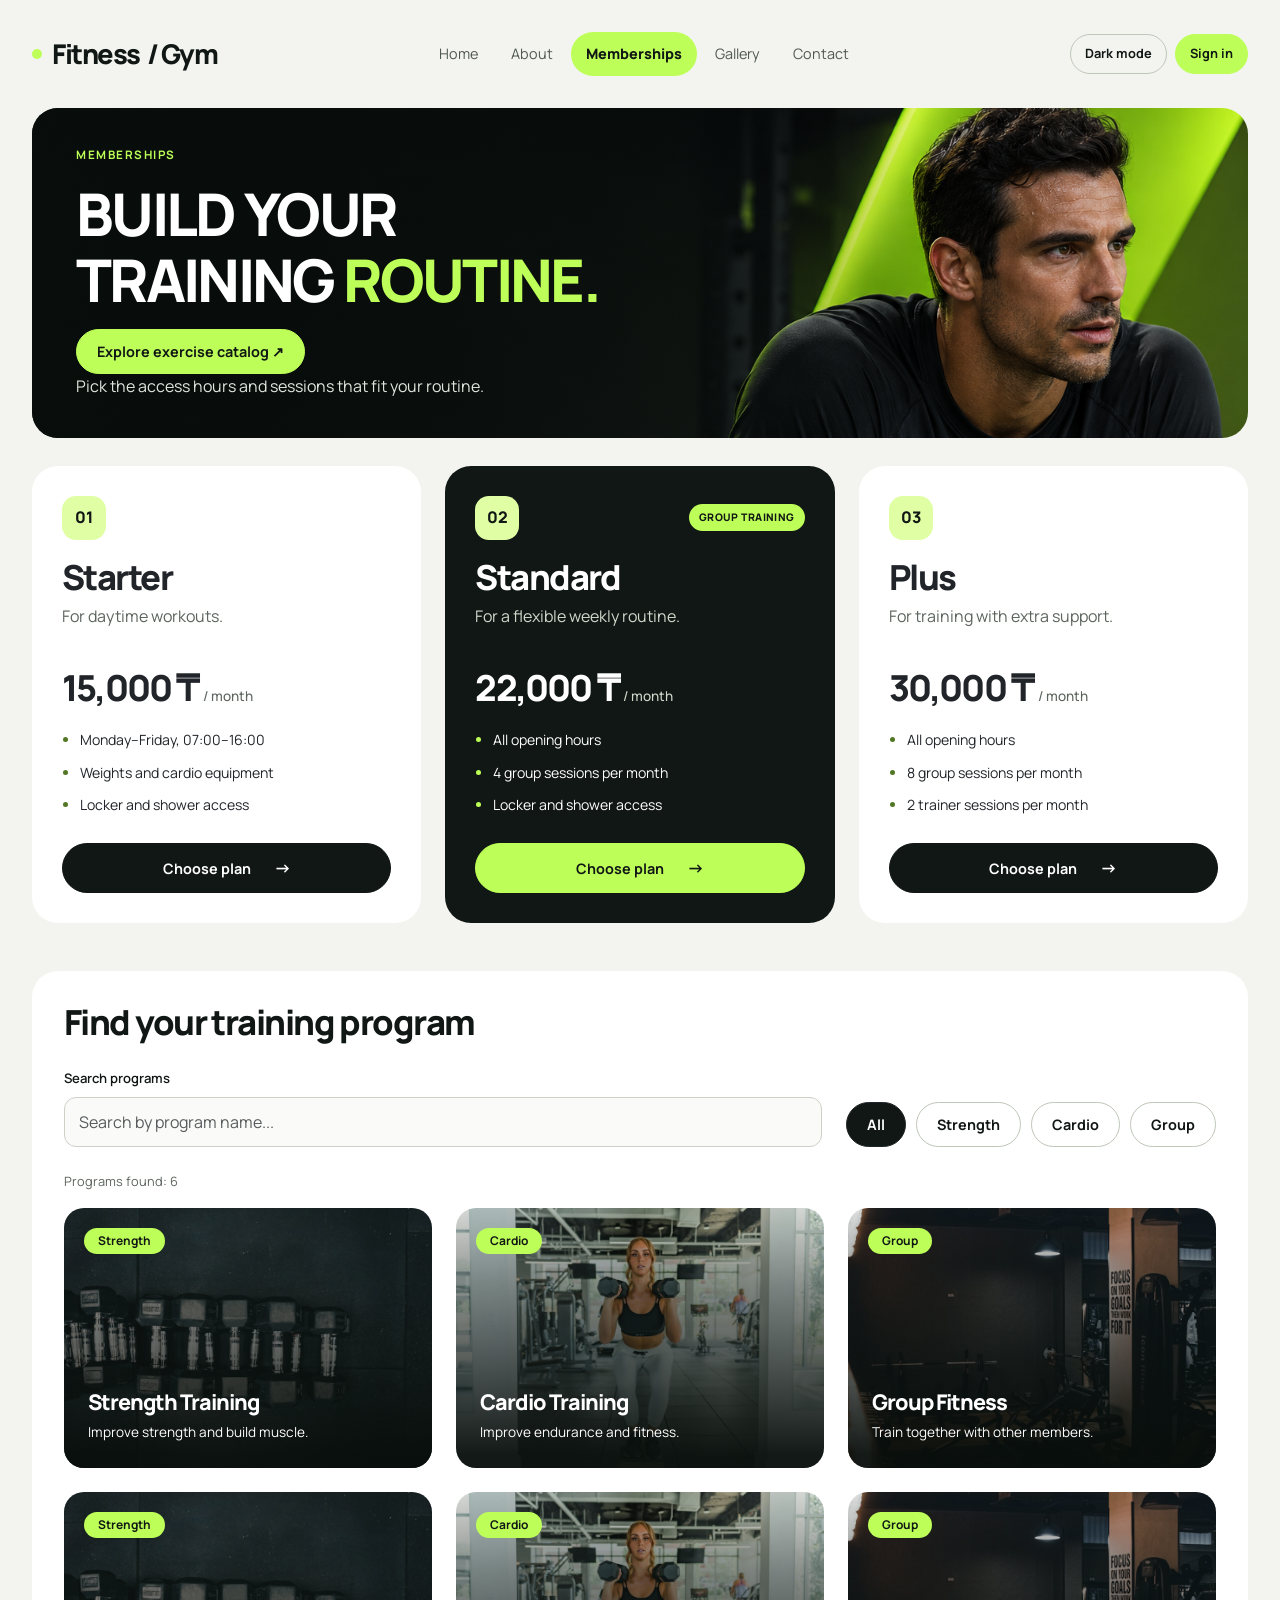
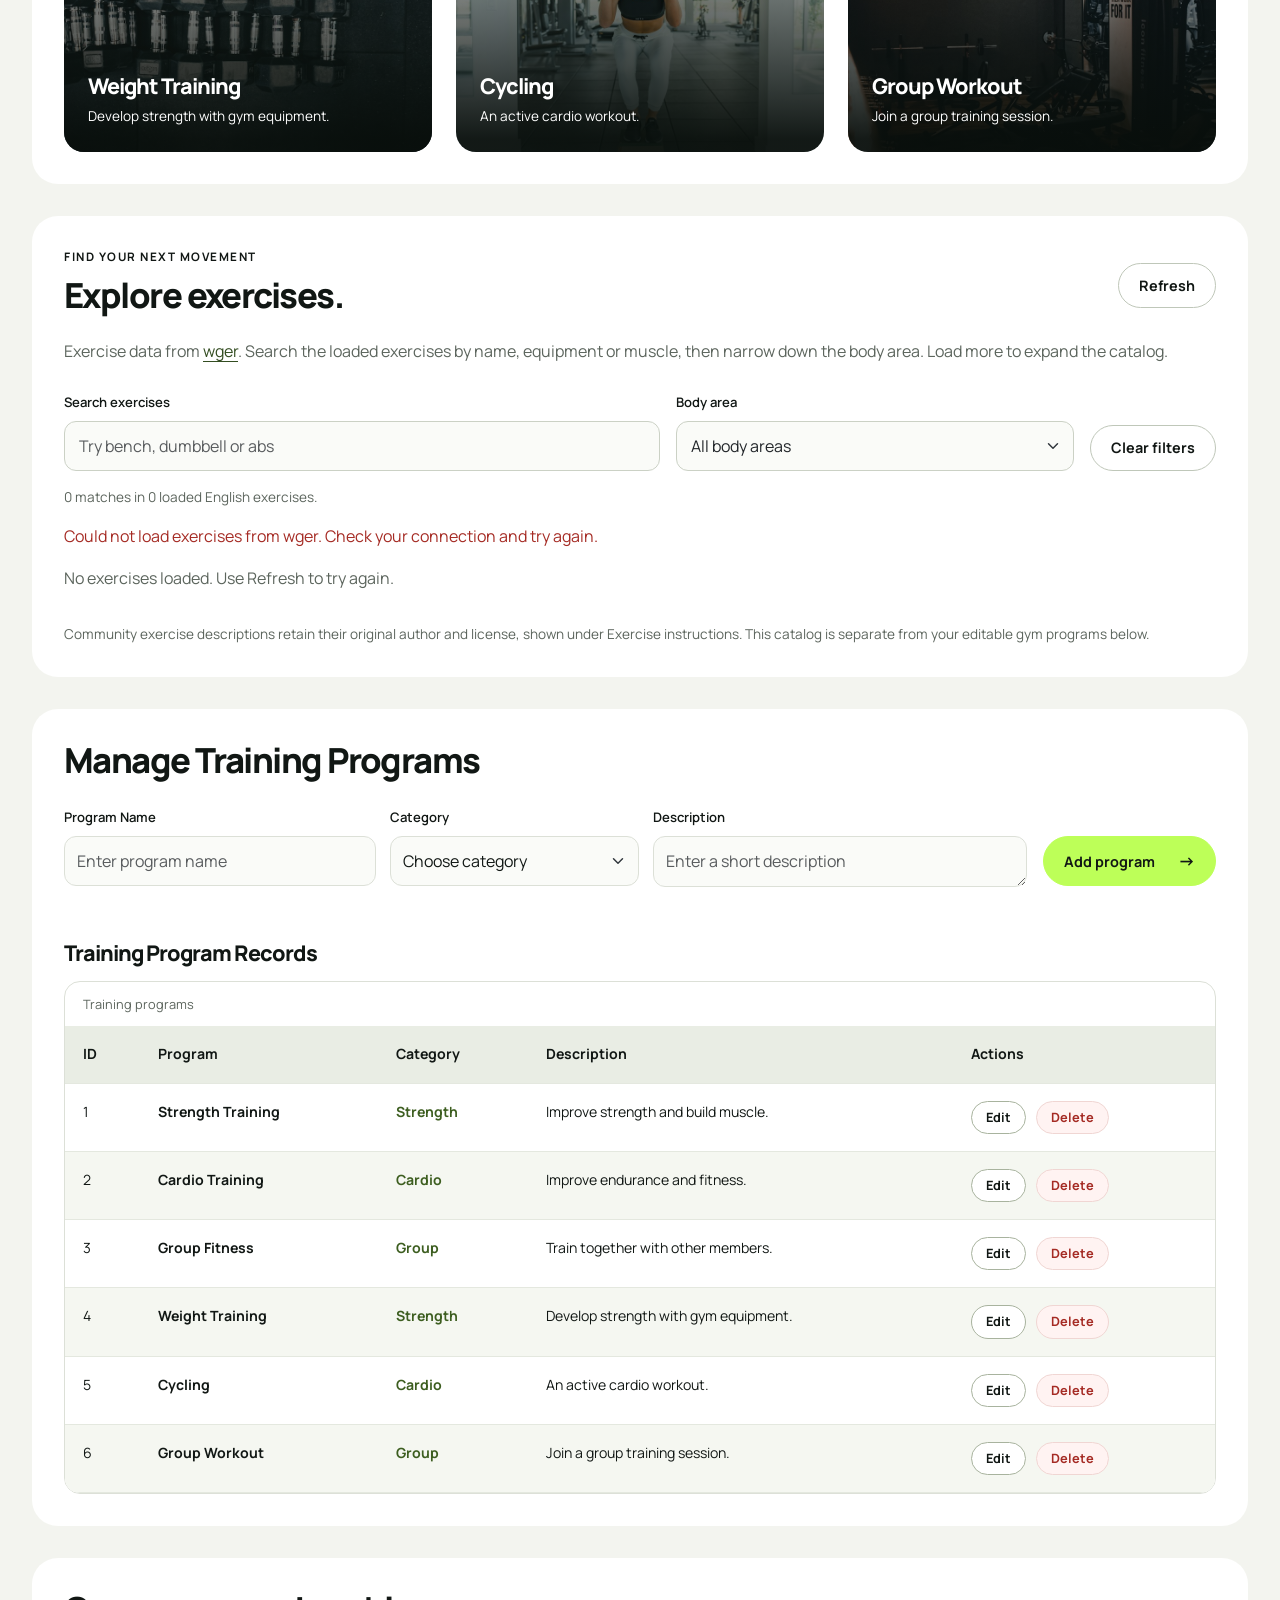
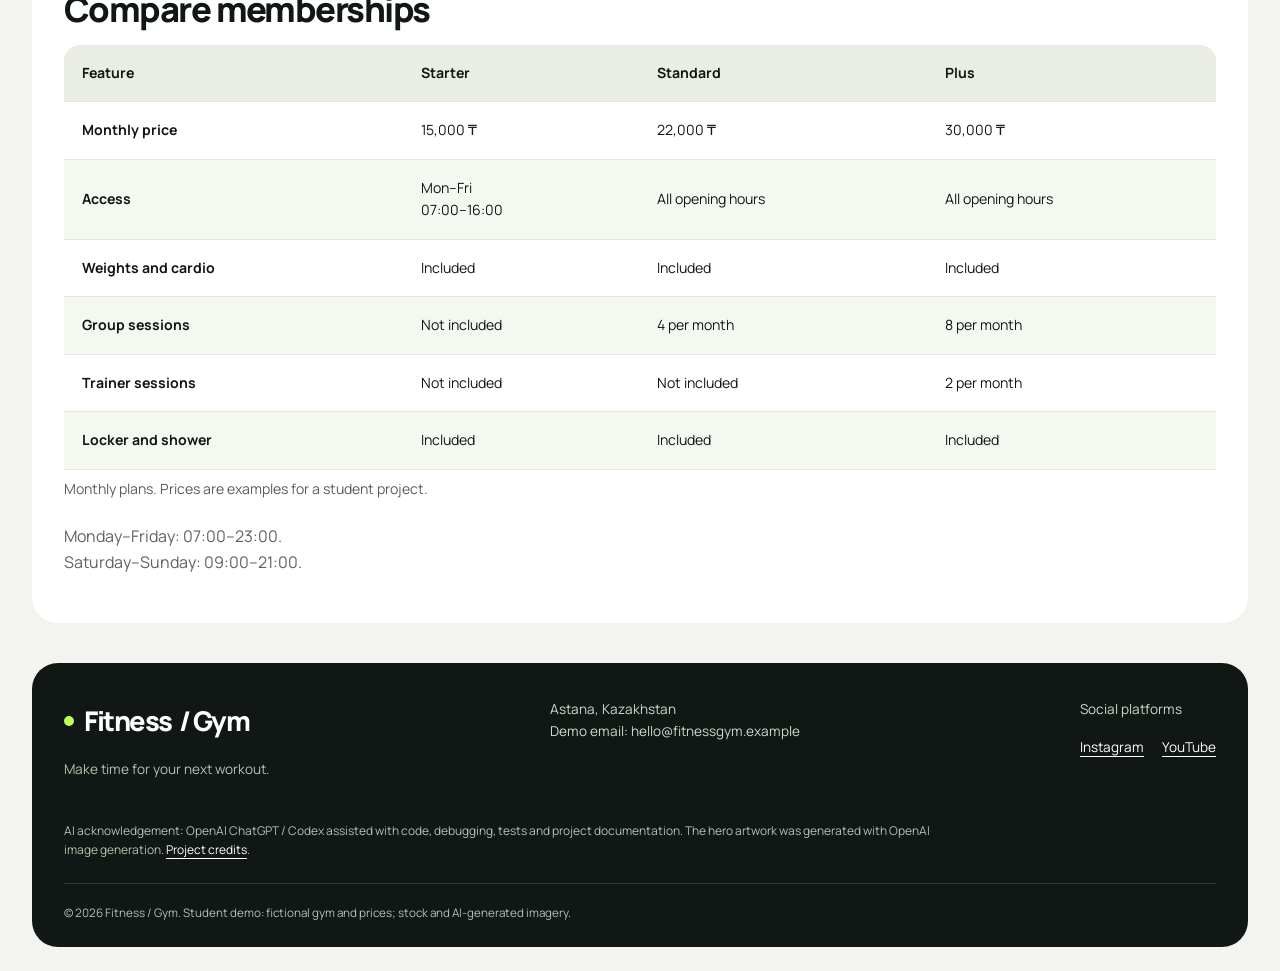
<file: memberships.html>
<!DOCTYPE html>
<html lang="en">
<head>
    <meta charset="UTF-8">
    <meta name="viewport" content="width=device-width, initial-scale=1.0">
    <title>Memberships | Fitness / Gym</title>
    <link rel="stylesheet" href="css/bootstrap.min.css">
    <link rel="stylesheet" href="css/fonts.css">
    <script src="js/theme.js"></script>
    <link rel="stylesheet" href="css/style.css">
    <link rel="stylesheet" href="css/final.css">
</head>
<body class="page-memberships">
    <a class="skip-link" href="#main-content">Skip to content</a>
    <header class="site-header">
        <div class="container header-content">
            <a href="index.html" class="logo">Fitness <span>/ Gym</span></a>

            <nav class="nav-links" aria-label="Main navigation">
                <a href="index.html">Home</a>
                <a href="about.html">About</a>
                <a href="memberships.html" class="active" aria-current="page">Memberships</a>
                <a href="gallery.html">Gallery</a>
                <a href="contact.html">Contact</a>
            </nav>
            <div class="header-tools">
                <button type="button" id="theme-toggle" class="btn btn-outline-dark" aria-pressed="false">Dark mode</button>
                <button type="button" id="sign-in-open" class="btn gym-button">Sign in</button>
                <div id="member-controls" class="member-controls" hidden>
                    <span id="member-name"></span>
                    <button type="button" id="sign-out" class="btn btn-outline-dark">Sign out</button>
                </div>
            </div>
        </div>
        <p id="theme-status" class="container header-notice" role="status"></p>
        <p id="account-status" class="container header-notice" role="status"></p>
    </header>

    <main id="main-content">
        <div class="container member-welcome" data-member-welcome hidden>
            <p>Welcome, <strong data-member-name></strong>. Ready for your next session?</p>
            <a href="memberships.html#exercise-catalog">Explore exercises →</a>
        </div>
        <section class="section">
            <div class="container">
                <div class="page-heading">
                    <p class="eyebrow">Memberships</p>
                    <h1>Build your<br>training <span>routine.</span></h1>
                    <a href="#exercise-catalog" class="btn gym-button">Explore exercise catalog ↗</a>
                    <p class="muted">
                        Pick the access hours and sessions that fit your routine.
                    </p>
                </div>

                <div class="row plans-row">
                    <div class="col-md-6 col-lg-4 mb-3">
                        <div class="card info-card">
                            <div class="plan-top"><span class="plan-symbol" aria-hidden="true">01</span></div><h2>Starter</h2>
                            <p class="muted">For daytime workouts.</p>

                            <p class="price">
                                15,000 ₸ <span>/ month</span>
                            </p>

                            <ul class="feature-list">
                                <li>Monday–Friday, 07:00–16:00</li>
                                <li>Weights and cardio equipment</li>
                                <li>Locker and shower access</li>
                            </ul>

                            <a href="contact.html" class="btn btn-primary gym-button">
                                Choose plan <span aria-hidden="true">→</span>
                            </a>
                        </div>
                    </div>

                    <div class="col-md-6 col-lg-4 mb-3">
                        <div class="card info-card featured-plan">
                            <div class="plan-top"><span class="plan-symbol" aria-hidden="true">02</span><span class="plan-tag">GROUP TRAINING</span></div><h2>Standard</h2>
                            <p class="muted">For a flexible weekly routine.</p>

                            <p class="price">
                                22,000 ₸ <span>/ month</span>
                            </p>

                            <ul class="feature-list">
                                <li>All opening hours</li>
                                <li>4 group sessions per month</li>
                                <li>Locker and shower access</li>
                            </ul>

                            <a href="contact.html" class="btn btn-primary gym-button">
                                Choose plan <span aria-hidden="true">→</span>
                            </a>
                        </div>
                    </div>

                    <div class="col-md-6 col-lg-4 mb-3">
                        <div class="card info-card">
                            <div class="plan-top"><span class="plan-symbol" aria-hidden="true">03</span></div><h2>Plus</h2>
                            <p class="muted">For training with extra support.</p>

                            <p class="price">
                                30,000 ₸ <span>/ month</span>
                            </p>

                            <ul class="feature-list">
                                <li>All opening hours</li>
                                <li>8 group sessions per month</li>
                                <li>2 trainer sessions per month</li>
                            </ul>

                            <a href="contact.html" class="btn btn-primary gym-button">
                                Choose plan <span aria-hidden="true">→</span>
                            </a>
                        </div>
                    </div>
                </div>
            </div>
        </section>

        <section class="section search-section" aria-labelledby="program-search-title">
            <div class="container">
                <h2 id="program-search-title" class="mb-4">Find your training program</h2>

                <div class="mb-4">
                    <label for="program-search" class="form-label">Search programs</label>
                    <input type="search" id="program-search" class="form-control"
                           placeholder="Search by program name...">
                </div>

                <div class="filter-buttons mb-4">
                    <button type="button" class="btn btn-outline-dark active"
                            data-filter="all" aria-pressed="true">All</button>
                    <button type="button" class="btn btn-outline-dark"
                            data-filter="strength" aria-pressed="false">Strength</button>
                    <button type="button" class="btn btn-outline-dark"
                            data-filter="cardio" aria-pressed="false">Cardio</button>
                    <button type="button" class="btn btn-outline-dark"
                            data-filter="group" aria-pressed="false">Group</button>
                </div>

                <p id="program-count" aria-live="polite"></p>
                <div id="program-results" class="row g-4"></div>
            </div>
        </section>

        <section id="exercise-catalog" class="section" aria-labelledby="exercise-title" aria-busy="false">
            <div class="container exercise-panel">
                <div class="catalog-heading">
                    <div><p class="eyebrow">Find your next movement</p><h2 id="exercise-title">Explore exercises.</h2></div>
                    <button type="button" id="exercise-refresh" class="btn btn-outline-dark">Refresh</button>
                </div>
                <p class="muted">Exercise data from <a href="https://wger.de">wger</a>. Search the loaded exercises by name, equipment or muscle, then narrow down the body area. Load more to expand the catalog.</p>
                <div class="exercise-filters">
                    <div><label for="exercise-search" class="form-label">Search exercises</label><input type="search" id="exercise-search" class="form-control" placeholder="Try bench, dumbbell or abs"></div>
                    <div><label for="exercise-category" class="form-label">Body area</label><select id="exercise-category" class="form-select"><option value="all">All body areas</option></select></div>
                    <button type="button" id="exercise-clear" class="btn btn-outline-dark">Clear filters</button>
                </div>
                <p id="exercise-status" role="status" class="form-note">Loading exercises…</p>
                <p id="exercise-error" role="alert" class="catalog-error"></p>
                <div id="exercise-results" class="exercise-grid"></div>
                <button type="button" id="exercise-more" class="btn gym-button mt-3" hidden>Load more exercises</button>
                <p class="form-note mt-3 mb-0">Community exercise descriptions retain their original author and license, shown under Exercise instructions. This catalog is separate from your editable gym programs below.</p>
            </div>
        </section>
        <section class="section" id="program-management" aria-labelledby="management-title">
            <div class="container">
                <h2 id="management-title" class="mb-4">Manage Training Programs</h2>

                <form id="program-form" class="program-form mb-4">
                    <h3 id="form-title" class="mb-4">Add New Program</h3>

                    <div class="row g-3">
                        <div class="col-md-6">
                            <label for="program-name" class="form-label">Program Name</label>
                            <input type="text" id="program-name" class="form-control" placeholder="Enter program name"
                                   minlength="2" maxlength="80" required>
                        </div>

                        <div class="col-md-6">
                            <label for="program-category" class="form-label">Category</label>
                            <select id="program-category" class="form-select" required>
                                <option value="" disabled selected>Choose category</option>
                                <option value="strength">Strength</option>
                                <option value="cardio">Cardio</option>
                                <option value="group">Group</option>
                            </select>
                        </div>

                        <div class="col-12">
                            <label for="program-description" class="form-label">Description</label>
                            <textarea id="program-description" class="form-control" placeholder="Enter a short description"
                                      rows="3" maxlength="500" required></textarea>
                        </div>
                    </div>

                    <div class="program-form-actions mt-4">
                        <button type="submit" id="save-program" class="btn gym-button">
                            Add program <span aria-hidden="true">→</span>
                        </button>
                    </div>
                </form>

                <dialog id="program-edit-dialog" class="program-dialog" aria-labelledby="edit-program-title">
                    <form id="edit-program-form">
                        <h3 id="edit-program-title" class="mb-4">Edit Program</h3>
                        <input type="hidden" id="edit-program-id">

                        <div class="mb-3">
                            <label for="edit-program-name" class="form-label">Program Name</label>
                            <input type="text" id="edit-program-name" class="form-control"
                                   minlength="2" maxlength="80" required autofocus>
                        </div>

                        <div class="mb-3">
                            <label for="edit-program-category" class="form-label">Category</label>
                            <select id="edit-program-category" class="form-select" required>
                                <option value="" disabled>Choose category</option>
                                <option value="strength">Strength</option>
                                <option value="cardio">Cardio</option>
                                <option value="group">Group</option>
                            </select>
                        </div>

                        <div class="mb-3">
                            <label for="edit-program-description" class="form-label">Description</label>
                            <textarea id="edit-program-description" class="form-control"
                                      rows="3" maxlength="500" required></textarea>
                        </div>

                        <div class="program-form-actions mt-4">
                            <button type="submit" class="btn gym-button">Update Program</button>
                            <button type="button" id="cancel-edit" class="btn btn-outline-secondary">
                                Cancel Edit
                            </button>
                        </div>
                    </form>
                </dialog>

                <p id="program-status" class="program-status" role="status" aria-live="polite"></p>

                <h3 id="records-title" class="mb-3">Training Program Records</h3>
                <div class="table-wrapper" role="region" tabindex="0" aria-labelledby="records-title">
                    <table class="membership-table program-table">
                        <caption>Training programs</caption>
                        <thead>
                            <tr>
                                <th scope="col">ID</th>
                                <th scope="col">Program</th>
                                <th scope="col">Category</th>
                                <th scope="col">Description</th>
                                <th scope="col">Actions</th>
                            </tr>
                        </thead>
                        <tbody id="program-table-body"></tbody>
                    </table>
                </div>
            </div>
        </section>

        <section class="section section-white comparison-section">
            <div class="container">
                <h2 class="mb-3">Compare memberships</h2>

                <div class="comparison-scroll" role="region" tabindex="0" aria-label="Membership comparison"><table class="membership-table">
                    <caption>
                        Monthly plans. Prices are examples for a student project.
                    </caption>

                    <thead>
                        <tr>
                            <th scope="col">Feature</th>
                            <th scope="col">Starter</th>
                            <th scope="col">Standard</th>
                            <th scope="col">Plus</th>
                        </tr>
                    </thead>

                    <tbody>
                        <tr>
                            <th scope="row">Monthly price</th>
                            <td>15,000 ₸</td>
                            <td>22,000 ₸</td>
                            <td>30,000 ₸</td>
                        </tr>

                        <tr>
                            <th scope="row">Access</th>
                            <td>Mon–Fri<br>07:00–16:00</td>
                            <td>All opening hours</td>
                            <td>All opening hours</td>
                        </tr>

                        <tr>
                            <th scope="row">Weights and cardio</th>
                            <td>Included</td>
                            <td>Included</td>
                            <td>Included</td>
                        </tr>

                        <tr>
                            <th scope="row">Group sessions</th>
                            <td>Not included</td>
                            <td>4 per month</td>
                            <td>8 per month</td>
                        </tr>

                        <tr>
                            <th scope="row">Trainer sessions</th>
                            <td>Not included</td>
                            <td>Not included</td>
                            <td>2 per month</td>
                        </tr>

                        <tr>
                            <th scope="row">Locker and shower</th>
                            <td>Included</td>
                            <td>Included</td>
                            <td>Included</td>
                        </tr>
                    </tbody>
                </table></div>

                <p class="muted mt-3">
                    Monday–Friday: 07:00–23:00.<br>
                    Saturday–Sunday: 09:00–21:00.
                </p>
            </div>
        </section>
    </main>

    <footer class="site-footer">
        <div class="container">
            <div class="footer-content">
                <div>
                    <a href="index.html" class="logo">
                        Fitness <span>/ Gym</span>
                    </a>
                    <p class="muted mt-3">
                        Make time for your next workout.
                    </p>
                </div>

                <div>
                    <p>
                        Astana, Kazakhstan<br>
                        Demo email: hello@fitnessgym.example
                    </p>
                </div>

                <div>
                    <p>Social platforms</p>
                    <div class="social-links">
                        <a href="https://www.instagram.com/">Instagram</a>
                        <a href="https://www.youtube.com/">YouTube</a>
                    </div>
                </div>
            </div>

            <p class="ai-credit">AI acknowledgement: OpenAI ChatGPT / Codex assisted with code, debugging, tests and project documentation. The hero artwork was generated with OpenAI image generation. <a href="README.md">Project credits</a>.</p>
            <p class="copyright">
                &copy; 2026 Fitness / Gym.
                Student demo: fictional gym and prices; stock and AI-generated imagery.
            </p>
        </div>
    </footer>
    <script src="js/jquery-3.7.1.min.js"></script>
    <script src="js/script.js"></script>
    <dialog id="sign-in-dialog" class="account-dialog" aria-labelledby="sign-in-title" aria-describedby="sign-in-description">
        <div class="dialog-heading">
            <h2 id="sign-in-title">Welcome back</h2>
            <button type="button" id="sign-in-close" class="btn btn-outline-dark" aria-label="Close sign-in">Close</button>
        </div>
        <p id="sign-in-description" class="form-note">Demo sign-in: use a sample email and password. Only your display name and sign-in status are saved in this browser. This does not create or verify a real account.</p>
        <form id="sign-in-form" novalidate>
            <div class="mb-3">
                <label for="login-name" class="form-label">Display name</label>
                <input id="login-name" class="form-control" autocomplete="nickname" minlength="2" maxlength="60" required aria-describedby="login-name-error">
                <small id="login-name-error" class="login-error" aria-live="polite"></small>
            </div>
            <div class="mb-3">
                <label for="login-email" class="form-label">Sample email</label>
                <input id="login-email" type="email" class="form-control" autocomplete="username" maxlength="254" placeholder="member@example.com" required aria-describedby="login-email-error">
                <small id="login-email-error" class="login-error" aria-live="polite"></small>
            </div>
            <div class="mb-3">
                <label for="login-password" class="form-label">Sample password</label>
                <input id="login-password" type="password" class="form-control" autocomplete="current-password" minlength="8" required aria-describedby="login-password-error">
                <small id="login-password-error" class="login-error" aria-live="polite"></small>
            </div>
            <p id="sign-in-status" role="status"></p>
            <button type="submit" class="btn gym-button">Sign in to demo</button>
        </form>
    </dialog>
    <script src="js/auth.js"></script>
    <script src="js/exercises.js"></script>
</body>
</html>
</file>
<file: css/fonts.css>
@font-face {
  font-family: 'Manrope';
  font-style: normal;
  font-weight: 400;
  font-display: swap;
  src: url(../fonts/manrope-4.ttf) format('truetype');
}
@font-face {
  font-family: 'Manrope';
  font-style: normal;
  font-weight: 500;
  font-display: swap;
  src: url(../fonts/manrope-5.ttf) format('truetype');
}
@font-face {
  font-family: 'Manrope';
  font-style: normal;
  font-weight: 600;
  font-display: swap;
  src: url(../fonts/manrope-2.ttf) format('truetype');
}
@font-face {
  font-family: 'Manrope';
  font-style: normal;
  font-weight: 700;
  font-display: swap;
  src: url(../fonts/manrope-1.ttf) format('truetype');
}
@font-face {
  font-family: 'Manrope';
  font-style: normal;
  font-weight: 800;
  font-display: swap;
  src: url(../fonts/manrope-3.ttf) format('truetype');
}
</file>
<file: css/style.css>
:root {
    --accent: #bdff58;
    --page-bg: #f3f4ef;
    --text: #111714;
    --border: #dce0d7;
    --muted: #5c655d;
    --radius: 26px;
}
* { box-sizing: border-box; }
body { margin: 0; color: var(--text); background: var(--page-bg); font-family: "Manrope", Arial, sans-serif; line-height: 1.6; }
h1, h2, h3 { font-weight: 800; line-height: 1.12; letter-spacing: -.045em; }
h1 { font-size: clamp(2.4rem, 4.6vw, 4.5rem); text-transform: uppercase; }
h2 { font-size: clamp(1.7rem, 2.7vw, 2.5rem); }
h3 { font-size: 1.35rem; }
a { color: #334d21; text-underline-offset: 4px; }
a:hover { color: #101810; }
button, input, select, textarea { font: inherit; }
:focus-visible { outline: 3px solid #527722; outline-offset: 4px; }
.container { width: calc(100% - 64px); max-width: 1280px; padding: 0; }
.skip-link { position: absolute; top: -100px; left: 16px; z-index: 100; padding: 12px 20px; background: var(--accent); color: var(--text); }
.skip-link:focus { top: 10px; }
.header-content { display: flex; align-items: center; justify-content: space-between; gap: 20px; min-height: 108px; }
.logo { display: inline-flex; align-items: center; gap: 7px; color: var(--text); font-size: 1.7rem; font-weight: 800; letter-spacing: -.055em; text-decoration: none; white-space: nowrap; }
.logo::before { content: ""; width: 10px; height: 10px; margin-right: 3px; border-radius: 50%; background: var(--accent); }
.logo span { color: inherit; }
.nav-links { display: flex; flex-wrap: wrap; align-items: center; gap: 3px; }
.nav-links a { padding: 10px 15px; border-radius: 30px; color: #50594f; font-size: .9rem; text-decoration: none; }
.nav-links a:hover, .nav-links a:focus-visible { color: var(--text); background: #e5eadc; }
.nav-links .active { color: var(--text); background: var(--accent); font-weight: 800; }
.btn { border-radius: 40px; font-size: .9rem; font-weight: 700; padding: 11px 20px; }
.gym-button, .btn-primary { color: var(--text); background: var(--accent); border: 1px solid var(--accent); }
.gym-button:hover, .gym-button:focus, .btn-primary:hover, .btn-primary:focus { color: var(--text); background: #adeb49; border-color: #adeb49; }
.gym-button span { margin-left: 20px; font-size: 1.2em; }
.btn-outline-dark.active, .btn-outline-dark:hover { background: var(--text); color: white; }
.btn-outline-dark { color: var(--text); border-color: #bfc7b9; }
.btn-danger { background: #fff3f2; border-color: #f0d6d3; color: #a52b24; }
.btn-danger:hover { background: #a52b24; border-color: #a52b24; }
.section { padding: 0 0 32px; }
.section-white { background: transparent; }
.page-heading, .hero-banner { position: relative; isolation: isolate; overflow: hidden; border-radius: var(--radius); color: white; background: #0c1110 url('../images/training-hero.png') 75% 12% / cover no-repeat; }
.page-heading::before, .hero-banner::before { content: ""; position: absolute; inset: 0; background: linear-gradient(90deg, rgba(8,14,11,.9) 0%, rgba(8,14,11,.55) 48%, transparent 75%); z-index: -1; }
.page-heading { min-height: 290px; margin-bottom: 28px; padding: 38px 44px; }
.page-heading h1 { max-width: 760px; margin-bottom: 16px; }
.page-heading h1 span, .hero-banner h1 span { color: var(--accent); }
.page-heading .muted { max-width: 560px; color: #e0e6dd; margin-bottom: 0; }
.eyebrow { font-size: .73rem; font-weight: 700; letter-spacing: .13em; text-transform: uppercase; }
.page-heading .eyebrow, .hero-banner .eyebrow { color: var(--accent); }
.muted, .intro { color: var(--muted); }
.hero { padding: 0 0 32px; }
.hero-banner { padding: 65px 48px 36px; min-height: 530px; }
.hero-banner h1 { max-width: 770px; }
.hero-banner .intro { color: #d8e0d4; max-width: 520px; font-size: 1.15rem; margin: 24px 0; }
.hero-actions { display: flex; align-items: center; flex-wrap: wrap; gap: 24px; }
.hero-secondary { color: white; text-decoration: none; }
.hero-secondary:hover { color: var(--accent); }
.hero-hours { margin: 40px 0 0; color: #c8d1c3; font-size: .8rem; }
.benefit-strip { display: grid; grid-template-columns: repeat(3, 1fr); gap: 24px; padding: 28px 32px; margin-top: 16px; background: #111714; color: white; border-radius: var(--radius); }
.benefit-strip > div { display: flex; align-items: center; gap: 18px; }
.benefit-strip > div + div { border-left: 1px solid #354033; padding-left: 24px; }
.benefit-strip span { color: var(--accent); font-size: 1.6rem; font-weight: 800; }
.benefit-strip p { margin: 0; color: #c0c9bb; font-size: .8rem; }
.benefit-strip strong { display: block; color: white; font-size: 1rem; }
.page-index .section .page-heading { min-height: 0; padding: 8px 0; background: none; color: var(--text); overflow: visible; }
.page-index .section .page-heading::before { content: none; }
.page-index .section .page-heading .muted { color: var(--muted); }
.content-photo { width: 100%; height: auto; border-radius: var(--radius); }
.info-card { height: 100%; padding: 30px; border: none; border-radius: var(--radius); background: white; }
.plans-row .info-card { display: flex; flex-direction: column; }
.plan-top { display: flex; align-items: center; justify-content: space-between; gap: 12px; margin-bottom: 18px; }
.plan-symbol { display: inline-grid; place-items: center; width: 44px; height: 44px; border-radius: 14px; background: #e0ffa5; color: var(--text); font-weight: 800; }
.plan-tag { font-size: .65rem; letter-spacing: .04em; border-radius: 25px; padding: 5px 10px; color: var(--text); background: var(--accent); font-weight: 800; }
.featured-plan { color: white; background: #111714; }
.featured-plan .muted, .featured-plan .price span { color: #d0d8cb; }
.price { font-size: clamp(1.8rem, 2.8vw, 2.7rem); line-height: 1.2; font-weight: 800; letter-spacing: -.05em; margin: 20px 0; }
.price span { color: var(--muted); font-size: .85rem; letter-spacing: 0; font-weight: 500; white-space: nowrap; }
.feature-list { padding-left: 18px; font-size: .88rem; }
.feature-list li { margin-bottom: 10px; }
.feature-list li::marker { color: #527722; }
.featured-plan .feature-list li::marker { color: var(--accent); }
.plans-row .gym-button { margin-top: auto; background: var(--text); border-color: var(--text); color: white; }
.plans-row .featured-plan .gym-button { background: var(--accent); border-color: var(--accent); color: var(--text); }
.plans-row .gym-button:hover { background: #33442b; color: white; }
.visit-strip { display: flex; justify-content: space-between; align-items: center; flex-wrap: wrap; gap: 24px; margin-top: 24px; padding: 36px; border-radius: var(--radius); background: #111714; color: white; }
.visit-strip p, .visit-strip ol { color: #ccd4c7; margin-bottom: 0; }
.gallery-grid { display: grid; grid-template-columns: repeat(3, 1fr); gap: 22px; }
.gallery-grid .card { border: 0; border-radius: 20px; overflow: hidden; background: white; }
.gallery-grid .card-title { font-size: 1.1rem; margin: 0; }
.gallery-grid img { width: 100%; height: auto; }
.contact-form { padding: 32px; background: white; border: 0; border-radius: var(--radius); }
.contact-details { color: white; background: #111714; }
.contact-details h3 { color: var(--accent); margin-top: 20px; }
.contact-details .form-note { color: #c6d0bf; }
.form-note { color: var(--muted); font-size: .85rem; }
.form-control, .form-select { border: 1px solid #cbd1c5; border-radius: 12px; padding: 12px 14px; background-color: #fafbf8; }
.form-control:focus, .form-select:focus { border-color: #527722; box-shadow: 0 0 0 3px #bdff5855; }
.form-label { font-size: .82rem; font-weight: 600; }
.membership-table { width: 100%; background: white; font-size: .88rem; }
.membership-table th, .membership-table td { padding: 17px 18px; border-bottom: 1px solid #e4e8df; text-align: left; }
.membership-table thead { background: #e9ede4; color: var(--text); }
.membership-table tbody tr:nth-child(even) { background: #f5f7f1; }
.comparison-scroll { overflow-x: auto; border-radius: 16px; }
.comparison-scroll table { min-width: 570px; }
.site-footer { margin: 8px 32px 24px; padding: 36px 0 24px; background: #111714; color: #d0d8cb; border-radius: var(--radius); }
.site-footer .container { max-width: 1200px; }
.site-footer .logo, .site-footer a { color: white; }
.site-footer a:hover { color: var(--accent); }
.site-footer .muted { color: #b5c0af; }
.footer-content { display: flex; justify-content: space-between; gap: 28px; flex-wrap: wrap; font-size: .85rem; }
.social-links { display: flex; gap: 18px; }
.copyright { border-top: 1px solid #354032; padding-top: 20px; margin: 24px 0 0; font-size: .73rem; color: #b5c0af; }
@media (min-width: 992px) { .page-about .col-lg-6 + .col-lg-6 { padding-left: 40px; } }
@media (max-width: 1100px) { .header-cta { display: none; } .price { font-size: 2rem; } }
@media (max-width: 991px) {
 .container { width: calc(100% - 40px); }
 .header-content { flex-wrap: wrap; justify-content: center; padding: 22px 0; gap: 14px; }
 .hero-banner { min-height: 470px; padding: 42px 32px; }
 .page-heading { padding: 32px; }
 .benefit-strip { padding: 24px; gap: 16px; }
 .benefit-strip > div { flex-direction: column; align-items: flex-start; gap: 8px; }
 .benefit-strip > div + div { padding-left: 16px; }
 .gallery-grid { grid-template-columns: repeat(2, 1fr); }
 .site-footer { margin-left: 20px; margin-right: 20px; }
}
@media (max-width: 575px) {
 .container { width: calc(100% - 28px); }
 .logo { font-size: 1.5rem; }
 .nav-links { width: 100%; justify-content: center; gap: 2px; }
 .nav-links a { padding: 8px 10px; font-size: .76rem; }
 .header-content { gap: 10px; padding: 18px 0; }
 .page-heading { min-height: 270px; padding: 28px 22px; background-position: 66% center; }
 .page-heading::before, .hero-banner::before { background: linear-gradient(90deg, #0c1110ed, #0c111088); }
 h1 { font-size: 2.3rem; }
 .hero-banner { padding: 40px 24px 28px; min-height: 480px; background-position: 62% center; }
 .hero-banner .intro { font-size: 1rem; }
 .hero-actions { gap: 20px; }
 .hero-hours { max-width: 230px; }
 .benefit-strip { grid-template-columns: 1fr; gap: 16px; }
 .benefit-strip > div { flex-direction: row; align-items: center; gap: 20px; }
 .benefit-strip > div + div { border-left: none; border-top: 1px solid #354033; padding: 16px 0 0; }
 .info-card, .contact-form { padding: 24px; }
 .visit-strip { padding: 28px 24px; }
 .gallery-grid { grid-template-columns: 1fr; }
 .site-footer { margin-left: 14px; margin-right: 14px; padding-top: 28px; }
 .footer-content { flex-direction: column; gap: 20px; }
 .section { padding-bottom: 24px; }
}

/* Training program management */

#program-management .table-wrapper {
    max-width: 100%;
    overflow-x: auto;
    border: 1px solid var(--border);
}

#program-management .table-wrapper:focus {
    outline: 2px solid var(--accent);
    outline-offset: 2px;
}

#program-management .program-table caption {
    caption-side: top;
    padding: 16px;
    color: var(--text);
}

#program-management .program-form {
    padding: 32px;
    border: 1px solid var(--border);
    border-radius: 10px;
    background-color: white;
}

#program-management .program-dialog {
    width: min(560px, calc(100% - 32px));
    max-height: calc(100vh - 32px);
    margin: auto;
    padding: 32px;
    overflow-y: auto;
    border: 1px solid var(--border);
    border-radius: 10px;
    color: var(--text);
    background-color: white;
}

#program-management .program-dialog::backdrop {
    background-color: rgba(25, 35, 53, 0.65);
}

#program-management .form-control,
#program-management .form-select {
    padding: 12px;
    color: var(--text);
    background-color: white;
    border-color: var(--border);
}

#program-management textarea {
    resize: vertical;
    min-height: 120px;
}

#program-management .form-control:focus,
#program-management .form-select:focus {
    border-color: var(--accent);
    outline: 2px solid var(--accent);
    outline-offset: 2px;
    box-shadow: none;
}

#program-management .program-form-actions,
#program-management .program-row-actions {
    display: flex;
    flex-wrap: wrap;
    gap: 10px;
}

#program-management .program-status {
    min-height: 1.6em;
    margin-bottom: 24px;
}

#program-management .program-table {
    min-width: 700px;
}

#program-management .program-table th,
#program-management .program-table td {
    vertical-align: top;
    overflow-wrap: anywhere;
}

#program-management .program-table td:nth-child(4) {
    min-width: 180px;
    max-width: 420px;
    white-space: pre-wrap;
}

#program-management .program-table td:last-child {
    min-width: 150px;
}

#program-management .program-empty {
    padding: 24px;
    text-align: center;
    color: #5d6878;
}

@media (max-width: 991px) {
    #program-management .program-form {
        padding: 24px;
    }
}

@media (max-width: 575px) {
    #program-management .program-form,
    #program-management .program-dialog {
        padding: 20px;
    }

    #program-management .program-form-actions {
        flex-direction: column;
    }
}

/* Registration feedback and animated password strength. */
#registration-form .field-feedback {
    display: block;
    margin-top: 6px;
    color: #24663d;
}

#registration-form .password-strength {
    height: 8px;
    overflow: hidden;
    border-radius: 4px;
    background-color: #e7e9e2;
}

#strength-bar {
    width: 0;
    height: 100%;
    background-color: #b02a37;
}

#strength-bar[data-strength="medium"] {
    background-color: #946200;
}

#strength-bar[data-strength="strong"] {
    background-color: #24663d;
}

#strength-text {
    display: block;
    margin-top: 6px;
}

/* Gallery lightbox. */
.gallery-trigger {
    display: block;
    width: 100%;
    padding: 0;
    border: 0;
    border-radius: 5px 5px 0 0;
    overflow: hidden;
    background-color: #e7e9e2;
    cursor: zoom-in;
}

.gallery-trigger img {
    display: block;
    aspect-ratio: 3 / 2;
    object-fit: cover;
}

.gallery-trigger:hover img {
    opacity: 0.85;
}

.gallery-trigger:focus-visible {
    outline: 3px solid var(--accent);
    outline-offset: 3px;
}

body.gallery-open {
    overflow: hidden;
}

.lightbox {
    width: min(1000px, calc(100% - 24px));
    max-width: none;
    max-height: calc(100dvh - 24px);
    margin: auto;
    padding: 0;
    overflow-y: auto;
    border: 0;
    border-radius: 12px;
    color: white;
    background-color: #101514;
}

.lightbox::backdrop {
    background-color: rgba(10, 16, 28, 0.85);
}

.lightbox-panel {
    position: relative;
    padding: 60px 20px 16px;
}

.lightbox-figure {
    margin: 0;
    text-align: center;
}

#lightbox-image {
    display: block;
    width: 100%;
    max-height: calc(100dvh - 240px);
    min-height: 80px;
    object-fit: contain;
}

#lightbox-caption {
    margin-top: 12px;
    font-size: 1.1rem;
}

.lightbox button {
    min-height: 44px;
    padding: 8px 14px;
    border: 1px solid #71806b;
    border-radius: 6px;
    color: white;
    background-color: #252e28;
}

.lightbox button:hover,
.lightbox button:focus-visible {
    background-color: #37452f;
    outline: 2px solid white;
    outline-offset: 2px;
}

.lightbox-close {
    position: absolute;
    top: 8px;
    right: 12px;
    font-size: 1.5rem;
    line-height: 1;
}

.lightbox-controls {
    display: flex;
    justify-content: space-between;
    align-items: center;
    gap: 8px;
    margin-top: 16px;
}

.lightbox-hint {
    margin: 12px 0 0;
    color: #c5cfdd;
    font-size: 0.85rem;
    text-align: center;
}

@media (max-width: 575px) {
    .lightbox-panel {
        padding-right: 12px;
        padding-left: 12px;
    }
}

/* Shared panels carry the selected design through the interactive features. */
.search-section > .container, #program-management > .container, .comparison-section > .container {
    padding: 32px; border-radius: var(--radius); background: white;
}
.filter-buttons { display: flex; flex-wrap: wrap; gap: 10px; }
#program-count { color: var(--muted); font-size: .8rem; }
.program-card { position: relative; isolation: isolate; display: flex; flex-direction: column; justify-content: flex-end; min-height: 260px; padding: 24px; overflow: hidden; border-radius: 20px; color: white; background: #152016 center / cover; }
.program-card::before, .activity-card::before { content: ""; position: absolute; inset: 0; z-index: -1; background: linear-gradient(0deg, #080e0bf2 5%, #080e0b70 70%, #080e0b22); }
.program-card[data-category="strength"], .activity-card { background-image: url('../images/stock-7.jpg'); }
.program-card[data-category="cardio"], .page-index .col-md-6:nth-child(2) .activity-card { background-image: url('../images/stock-4.jpg'); }
.program-card[data-category="group"], .page-index .col-md-6:nth-child(3) .activity-card { background-image: url('../images/stock-5.jpg'); }
.program-card p { font-size: .85rem; margin-bottom: 0; }
.program-card .badge { position: absolute; top: 20px; left: 20px; border-radius: 24px; padding: 7px 14px; background: var(--accent) !important; color: var(--text); text-transform: capitalize; }
.activity-card { position: relative; isolation: isolate; overflow: hidden; min-height: 340px; color: white; background-size: cover; background-position: center; justify-content: flex-end; }
.activity-card p { font-size: .85rem; }
.activity-card a { color: var(--accent); font-weight: 700; }
.card-number { position: absolute; top: 24px; left: 24px; color: var(--accent); font-size: 1.4rem; font-weight: 800; }
#program-management .program-form { padding: 0; border: 0; background: transparent; }
#program-management .program-dialog { border-radius: 24px; border: 0; }
#program-management .form-control, #program-management .form-select { border-radius: 12px; background-color: #fafbf8; }
#program-management .form-control:focus, #program-management .form-select:focus { border-color: #527722; outline-color: #527722; }
#program-management .table-wrapper { border: 1px solid var(--border); border-radius: 16px; }
#program-management .table-wrapper:focus { outline-color: #527722; }
#program-management .program-table caption { font-size: .8rem; color: var(--muted); padding: 12px 18px; }
#program-management .program-table .btn { padding: 6px 14px; font-size: .8rem; }
#program-management .program-table .btn-primary { border-color: #a8b39e; background: white; color: var(--text); }
#program-management .program-table .btn-primary:hover { background: var(--accent); }
#program-management .program-table td:nth-child(3) { color: #3d5e20; font-weight: 700; text-transform: capitalize; }
#program-management .program-status { min-height: 1em; margin-bottom: 16px; font-size: .85rem; }
.gallery-trigger { border-radius: 20px 20px 0 0; }
.gallery-trigger:focus-visible { outline-color: #527722; outline-offset: -4px; }
.lightbox button:focus-visible { outline-color: var(--accent); }
@media (min-width: 992px) {
 .search-section > .container { display: grid; grid-template-columns: 1fr auto; gap: 0 24px; }
 .search-section h2, #program-count, #program-results { grid-column: 1 / -1; }
 .filter-buttons { align-self: end; padding-bottom: 0; }
 #program-form { display: flex; align-items: end; gap: 16px; }
 #program-form > h3 { position: absolute; width: 1px; height: 1px; overflow: hidden; clip-path: inset(50%); }
 #program-form > .row { flex: 1; display: grid; grid-template-columns: 1fr .8fr 1.2fr; margin: 0; gap: 14px; }
 #program-form > .row > div { width: auto; padding: 0; margin: 0; }
 #program-management #program-description { min-height: 51px; height: 51px; }
 #program-form .program-form-actions { margin: 0 !important; flex-shrink: 0; padding-bottom: 1px; }
}
@media (max-width: 575px) {
 .search-section > .container, #program-management > .container, .comparison-section > .container { padding: 24px 18px; }
 .filter-buttons { gap: 6px; }
 .filter-buttons .btn { padding: 8px 13px; font-size: .8rem; }
 #program-management .program-form { padding: 0; }
}
</file>
<file: css/final.css>
/* Final project additions share the original lime and charcoal palette. */
:root { --surface: #fff; --input-bg: #fafbf8; --soft-bg: #e9ede4; --link: #334d21; }
[hidden] { display: none !important; }
.header-content { flex-wrap: wrap; padding: 20px 0; gap: 12px 20px; }
.header-tools { display: flex; align-items: center; flex-wrap: wrap; gap: 8px; }
.header-tools .btn { padding: 9px 14px; font-size: .8rem; }
.header-notice { margin: 0; font-size: .85rem; }
.header-notice:empty { display: none; }
html[data-theme="dark"] {
    color-scheme: dark;
    --page-bg: #111714; --text: #eef3e9; --muted: #b5c2af;
    --border: #42503e; --surface: #1c251f; --input-bg: #151d18;
    --soft-bg: #283428; --link: #bdff58;
    --bs-body-color: #eef3e9; --bs-body-bg: #111714;
    --bs-secondary-color: #b5c2af;
}
html[data-theme="dark"] a { color: var(--link); }
html[data-theme="dark"] .logo { color: var(--text); }
html[data-theme="dark"] .nav-links a { color: var(--muted); }
html[data-theme="dark"] .nav-links a:hover { color: var(--text); background: var(--soft-bg); }
html[data-theme="dark"] .nav-links .active,
html[data-theme="dark"] .gym-button,
html[data-theme="dark"] .btn-primary,
html[data-theme="dark"] .plan-symbol,
html[data-theme="dark"] .plan-tag,
html[data-theme="dark"] .program-card .badge,
html[data-theme="dark"] .skip-link { color: #111714; }
html[data-theme="dark"] .info-card:not(.activity-card):not(.featured-plan):not(.contact-details),
html[data-theme="dark"] .gallery-grid .card,
html[data-theme="dark"] .contact-form,
html[data-theme="dark"] .search-section > .container,
html[data-theme="dark"] #program-management > .container,
html[data-theme="dark"] .comparison-section > .container,
html[data-theme="dark"] #program-management .program-dialog { background: var(--surface); color: var(--text); }
html[data-theme="dark"] .form-control,
html[data-theme="dark"] .form-select,
html[data-theme="dark"] #program-management .form-control,
html[data-theme="dark"] #program-management .form-select { color: var(--text); background-color: var(--input-bg); border-color: var(--border); }
html[data-theme="dark"] input::placeholder,
html[data-theme="dark"] textarea::placeholder { color: #9ead98; }
html[data-theme="dark"] .membership-table { background: var(--surface); color: var(--text); }
html[data-theme="dark"] .membership-table thead,
html[data-theme="dark"] .membership-table tbody tr:nth-child(even) { background: var(--soft-bg); }
html[data-theme="dark"] .membership-table td,
html[data-theme="dark"] .membership-table th { border-color: var(--border); }
html[data-theme="dark"] #program-management .program-table td:nth-child(3) { color: var(--accent); }
html[data-theme="dark"] #program-management .program-table .btn-primary { color: var(--text); background: var(--soft-bg); }
html[data-theme="dark"] .btn-outline-dark:hover,
html[data-theme="dark"] .btn-outline-dark.active { background: var(--accent); color: #111714; }
html[data-theme="dark"] .plans-row .gym-button { background: var(--accent); color: #111714; }
html[data-theme="dark"] #registration-form .field-feedback { color: #a5dfb7; }
html[data-theme="dark"] .text-danger { color: #ffaaa6 !important; }
html[data-theme="dark"] #program-management .program-empty { color: var(--muted); }
html[data-theme="dark"] :focus-visible { outline-color: var(--accent); }
@media (max-width: 767px) {
    .header-content { justify-content: center; }
    .nav-links { justify-content: center; }
    .header-tools { justify-content: center; width: 100%; }
}

.member-controls { display: flex; align-items: center; gap: 10px; }
#member-name { max-width: 180px; overflow-wrap: anywhere; font-size: .85rem; }
.member-welcome { display: flex; justify-content: space-between; flex-wrap: wrap; gap: 10px; margin-bottom: 20px; padding: 16px 22px; border-radius: 16px; background: var(--surface); border: 1px solid var(--border); }
.member-welcome p { margin: 0; }
.account-dialog { width: min(540px, calc(100% - 32px)); max-height: calc(100dvh - 32px); padding: 28px; border: 1px solid var(--border); border-radius: 24px; background: var(--surface); color: var(--text); }
.account-dialog::backdrop { background: #07100bd9; }
.dialog-heading { display: flex; align-items: start; justify-content: space-between; gap: 15px; margin-bottom: 12px; }
.dialog-heading h2 { font-size: 1.8rem; }
.login-error { display: block; color: #a52b24; }
html[data-theme="dark"] .login-error { color: #ffaaa6; }

.faq-panel { background: var(--surface); border-radius: var(--radius); padding: 32px; }
.faq-item { border-top: 1px solid var(--border); }
.faq-item h3 { margin: 0; font-size: 1rem; letter-spacing: 0; }
.faq-question { display: flex; align-items: center; justify-content: space-between; gap: 24px; width: 100%; padding: 22px 0; border: 0; background: transparent; color: var(--text); text-align: left; font-weight: 700; }
.faq-indicator { display: inline-grid; place-items: center; flex: 0 0 30px; height: 30px; border-radius: 50%; background: var(--accent); color: #111714; font-size: 1.3rem; }
.faq-answer { display: none; color: var(--muted); padding: 0 42px 18px 0; }
.faq-answer p { margin: 0; }
@media(max-width:575px) { .faq-panel { padding: 24px 18px; } }

.exercise-panel { padding: 32px; border-radius: var(--radius); background: var(--surface); }
.catalog-heading { display: flex; justify-content: space-between; align-items: center; gap: 20px; margin-bottom: 16px; }
.catalog-heading .eyebrow { margin-bottom: 10px; }
.exercise-filters { display: grid; grid-template-columns: 1.5fr 1fr auto; align-items: end; gap: 16px; margin: 24px 0 16px; }
.exercise-filters > div { min-width: 0; }
.exercise-grid { display: grid; grid-template-columns: repeat(3, minmax(0, 1fr)); gap: 16px; }
.exercise-card { padding: 24px; border: 1px solid var(--border); border-radius: 18px; overflow-wrap: anywhere; }
.exercise-tag { display: inline-block; border-radius: 30px; background: var(--accent); color: #111714; font-size: .7rem; font-weight: 800; padding: 4px 12px; margin-bottom: 20px; }
.exercise-card h3 { font-size: 1.25rem; letter-spacing: -.025em; }
.exercise-card > p { font-size: .82rem; margin: 10px 0; }
.exercise-card summary { font-size: .85rem; font-weight: 700; cursor: pointer; }
.exercise-description { white-space: pre-wrap; font-size: .85rem; margin-top: 14px; }
.exercise-credit { font-size: .72rem; color: var(--muted); }
.catalog-error { color: #a52b24; }
.catalog-error:empty { display: none; }
html[data-theme="dark"] .catalog-error { color: #ffaaa6; }
@media(max-width:991px) { .exercise-grid { grid-template-columns: repeat(2,minmax(0,1fr)); } }
@media(max-width:575px) { .exercise-grid, .exercise-filters { grid-template-columns: 1fr; } .exercise-panel { padding: 24px 18px; } .catalog-heading { align-items: start; } }

.ai-credit { max-width: 900px; margin: 24px 0 0; color: #b5c0af; font-size: .75rem; }
</file>
